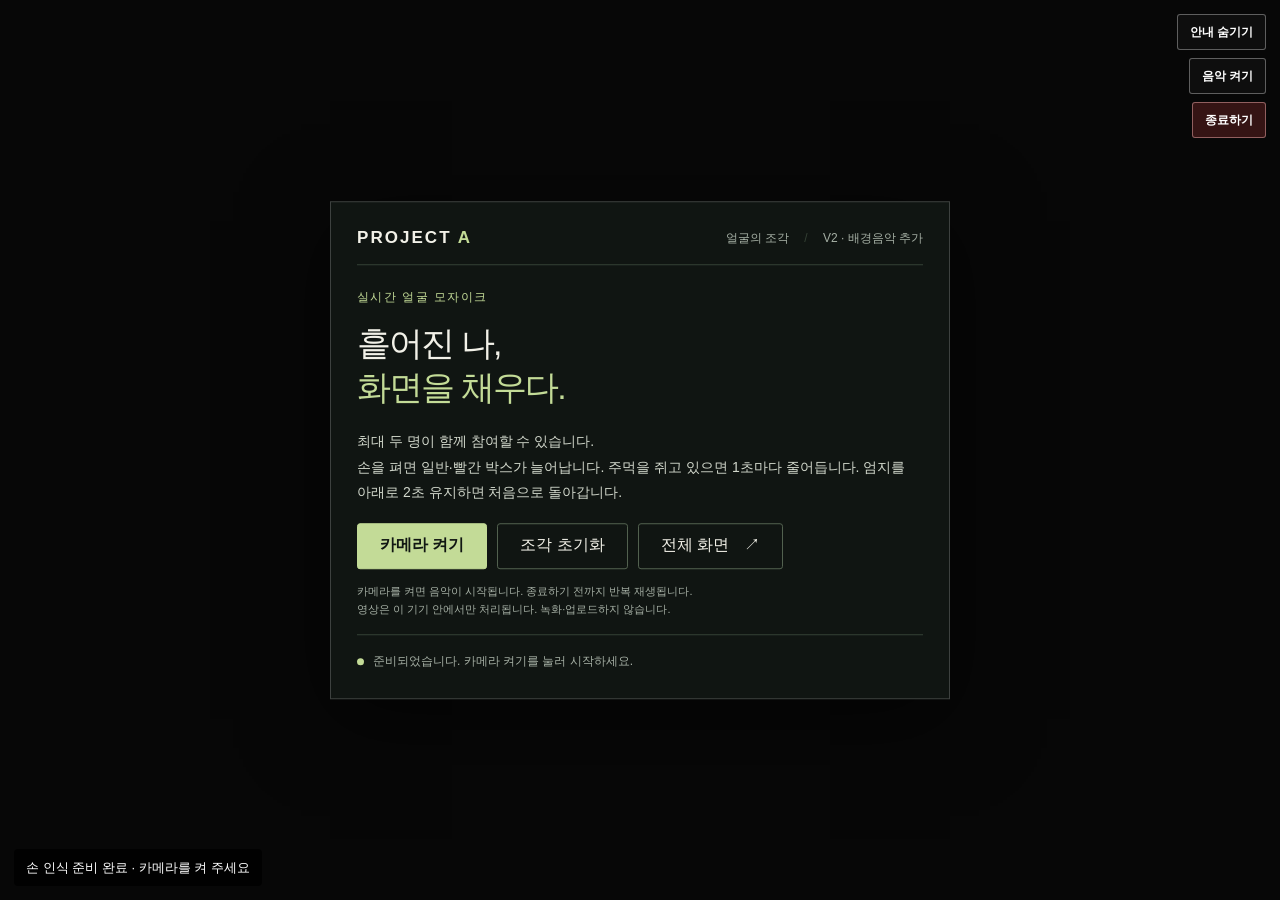
<file: [프로젝트A]/index.html>
<!doctype html>
<html lang="ko">
<head>
  <meta charset="utf-8">
  <meta name="viewport" content="width=device-width, initial-scale=1">
  <meta name="theme-color" content="#111713">
  <meta name="description" content="웹캠 속 내 얼굴을 네 개의 실시간 영상 조각으로 만나는 인터랙티브 작품">
  <title>프로젝트A · 얼굴의 조각</title>
  <link rel="icon" href="data:image/svg+xml,%3Csvg xmlns='http://www.w3.org/2000/svg' viewBox='0 0 64 64'%3E%3Crect width='64' height='64' rx='12' fill='%23111713'/%3E%3Cpath d='M14 14h16v16H14zm20 0h16v16H34zM14 34h16v16H14zm20 0h16v16H34z' fill='%23c3db97'/%3E%3C/svg%3E">
  <link rel="stylesheet" href="./style.css">
  <script defer src="./bootstrap.js"></script>
</head>
<body><audio id="background-music" src="./audio/mondamusic-no-copyright-music-597183.mp3" loop preload="metadata"></audio><button id="music-button" type="button" aria-pressed="false" title="배경음악을 켜거나 끕니다">음악 켜기</button>
  <button id="end-button" type="button">종료하기</button><p id="hand-status" role="status" aria-live="polite">손 인식 준비 중…</p><canvas id="mosaic" aria-label="눈·코·입의 실시간 흑백 모자이크"></canvas><button id="controls-toggle" type="button" aria-expanded="true" aria-controls="controls">안내 숨기기</button><main id="controls" class="page">
    <header class="topbar">
      <a class="wordmark" href="./" aria-label="프로젝트A 처음으로">PROJECT <span>A</span></a>
      <span class="edition">얼굴의 조각 <span class="divider">/</span> V2 · 배경음악 추가</span>
    </header>

    <section class="intro" aria-labelledby="title">
      <div>
        <p class="eyebrow">실시간 얼굴 모자이크</p>
        <h1 id="title">흩어진 나,<br><em>화면을 채우다.</em></h1>
      </div>
      <div class="instructions">
        <p>최대 두 명이 함께 참여할 수 있습니다.<br>손을 펴면 일반·빨간 박스가 늘어납니다. 주먹을 쥐고 있으면 1초마다 줄어듭니다. 엄지를 아래로 2초 유지하면 처음으로 돌아갑니다.</p>
        <div class="actions">
          <button id="camera-button" type="button" disabled>준비 중…</button>
          <button id="reset-fragments" class="secondary" type="button">조각 초기화</button><button id="fullscreen-button" class="secondary" type="button">전체 화면 <span aria-hidden="true">↗</span></button>
        </div>
        <p class="privacy">카메라를 켜면 음악이 시작됩니다. 종료하기 전까지 반복 재생됩니다.<br>영상은 이 기기 안에서만 처리됩니다. 녹화·업로드하지 않습니다.</p>
      </div>
    </section>

    <div class="statusbar">
      <p id="status" role="status" aria-live="polite" data-state="loading">얼굴 인식 준비 중입니다…</p>
      <a id="open-project-link" hidden href="https://myjjoo33-alt.github.io/jeong-eunju-gesture-ai-world/%5B%ED%94%84%EB%A1%9C%EC%A0%9D%ED%8A%B8A%5D/" style="color: #c3db97; font-size: 13px;">배포된 화면 열기 ↗</a><span class="step">01 <span>/</span> 흑백 조각과 붉은 강조</span>
    </div>

    <section class="workspace" aria-label="실시간 얼굴 영상과 네 개의 조각">
      <figure class="source-panel">
        <div class="panel-heading"><span>나의 얼굴</span><span class="live-label">CAMERA</span></div>
        <div class="source-stage">
          <video id="webcam" autoplay muted playsinline aria-label="좌우가 거울처럼 보이는 웹캠 영상"></video>
          <canvas id="overlay" width="640" height="480" aria-label="잘라내는 네 부위의 위치"></canvas>
          <div id="camera-placeholder" class="camera-placeholder">
            <svg viewBox="0 0 100 112" aria-hidden="true"><path d="M26 40c0-32 48-32 48 0v23c0 33-48 33-48 0zM13 11H2v18m85-18h11v18M13 101H2V83m85 18h11V83"/><path d="M35 46h8m14 0h8M50 52v14h5M41 77q9 7 18 0"/></svg>
            <p>여기에 당신의 얼굴이 나타납니다</p>
            <span>카메라 켜기를 눌러 시작하세요</span>
          </div>
        </div>
        <figcaption>거울처럼 움직이는 원본 영상 <span>최대 두 명을 인식합니다</span></figcaption>
      </figure>

      <div class="fragments" aria-label="분리된 얼굴 조각">
        <figure class="fragment" data-part="leftEye">
          <figcaption><span>왼쪽 눈</span><span class="number">01</span></figcaption>
          <div class="fragment-stage"><canvas id="left-eye" width="420" height="420" aria-label="내 왼쪽 눈의 실시간 영상"></canvas><span class="fragment-placeholder" aria-hidden="true">—</span></div>
        </figure>
        <figure class="fragment" data-part="rightEye">
          <figcaption><span>오른쪽 눈</span><span class="number">02</span></figcaption>
          <div class="fragment-stage"><canvas id="right-eye" width="420" height="420" aria-label="내 오른쪽 눈의 실시간 영상"></canvas><span class="fragment-placeholder" aria-hidden="true">—</span></div>
        </figure>
        <figure class="fragment" data-part="nose">
          <figcaption><span>코</span><span class="number">03</span></figcaption>
          <div class="fragment-stage"><canvas id="nose" width="420" height="420" aria-label="내 코의 실시간 영상"></canvas><span class="fragment-placeholder" aria-hidden="true">—</span></div>
        </figure>
        <figure class="fragment" data-part="mouth">
          <figcaption><span>입</span><span class="number">04</span></figcaption>
          <div class="fragment-stage"><canvas id="mouth" width="420" height="420" aria-label="내 입의 실시간 영상"></canvas><span class="fragment-placeholder" aria-hidden="true">—</span></div>
        </figure>
      </div>
    </section>
    <footer><span>움직임이 곧 작품이 됩니다.</span><span>PROJECT A · 얼굴의 조각</span></footer>
    <noscript>이 작품을 보려면 Chrome 설정에서 자바스크립트를 허용해 주세요.</noscript>
  </main>
</body>
</html>
</file>
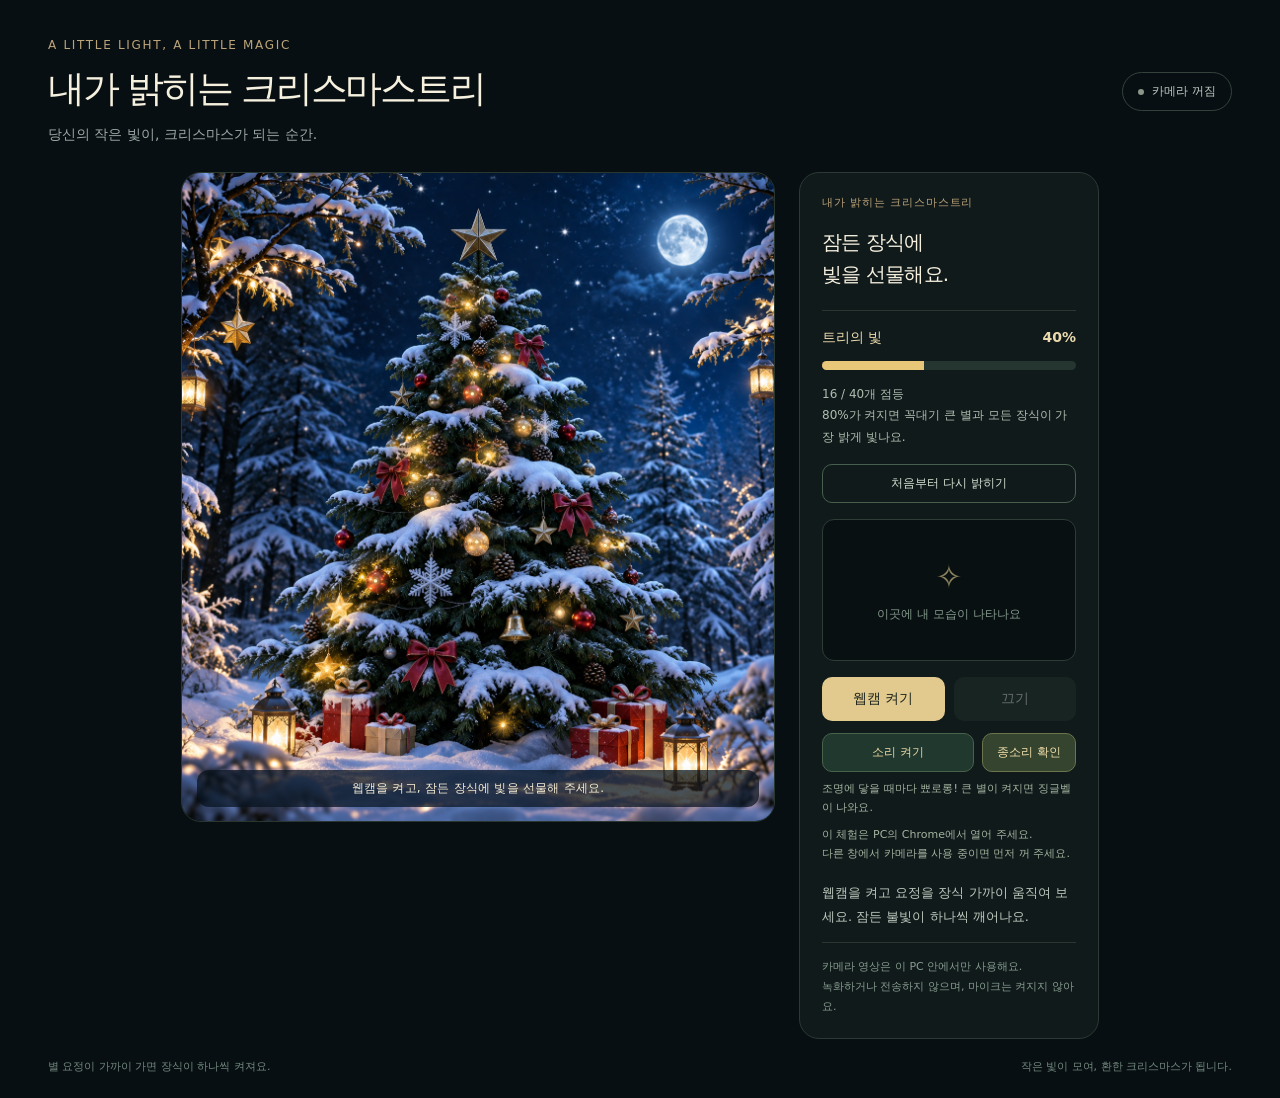
<file: 별요정_트리/index.html>
<!doctype html>
<html lang="ko">
<head>
<meta charset="utf-8">
<meta name="viewport" content="width=device-width,initial-scale=1">
<title>내가 밝히는 크리스마스트리</title>
<style>
*{box-sizing:border-box}body{margin:0;background:#080f12;color:#f6f0df;font-family:"Malgun Gothic",system-ui,sans-serif}main{max-width:1440px;margin:auto;padding:38px 48px 24px}.eyebrow{color:#bca47a;font-size:12px;letter-spacing:.14em}header{display:flex;align-items:center;justify-content:space-between;gap:20px;margin-bottom:28px}h1{font-size:clamp(25px,3vw,37px);font-weight:500;letter-spacing:-.06em;margin:12px 0}header p{color:#9da9a6;font-size:14px;margin:0}.badge{font-size:12px;color:#bdc8c0;border:1px solid #34423b;border-radius:30px;padding:10px 15px;white-space:nowrap}.badge::before{content:"";display:inline-block;width:6px;height:6px;background:#8a9688;border-radius:50%;margin-right:8px}.layout{display:grid;grid-template-columns:minmax(0,1fr) 300px;gap:24px}.scene{position:relative;min-height:560px;height:70vh;max-height:760px;overflow:hidden;border:1px solid #29372f;border-radius:20px;background:radial-gradient(ellipse at 50% 90%,#1a2c25 0,#0b1818 40%,#071014 80%)}.scene::after{content:"";position:absolute;bottom:9%;left:25%;width:50%;height:4%;background:#bfb38b;filter:blur(32px);opacity:.07}.tree{width:100%;height:92%;display:block}.scene-note{position:absolute;bottom:22px;left:15px;right:15px;text-align:center;font-size:13px;color:#899b91;letter-spacing:.02em}.camera-panel{padding:26px 22px;border:1px solid #2c3934;background:#101a1b;border-radius:20px;align-self:start}.step{font-size:11px;color:#bca47a;letter-spacing:.08em}h2{font-size:20px;font-weight:500;letter-spacing:-.04em;line-height:1.6;margin:16px 0}.camera-view{position:relative;aspect-ratio:4/3;overflow:hidden;background:#081012;border:1px solid #2e3c36;border-radius:12px;margin:20px 0}.placeholder{position:absolute;inset:0;display:grid;place-content:center;text-align:center;gap:10px;font-size:12px;color:#83998b}.placeholder span{font-size:32px;color:#8b815c}video{display:block;width:100%;height:100%;object-fit:cover;transform:scaleX(-1)}[hidden]{display:none!important}.buttons{display:flex;gap:9px}button{border:0;border-radius:10px;font:inherit;font-size:14px;cursor:pointer;padding:13px 16px;flex:1}#start{background:#e2ca8e;color:#1e251d}#stop{background:#24352e;color:#e2e7dd}button:disabled{opacity:.4;cursor:default}button:focus-visible{outline:2px solid #fff;outline-offset:4px}#status{font-size:13px;line-height:1.8;color:#bdc9be;min-height:68px;margin:18px 0 0}.privacy{padding-top:18px;border-top:1px solid #2b3832;color:#859b8e;font-size:11px;line-height:1.8;margin:18px 0 0}footer{color:#72887e;font-size:11px;margin-top:20px;display:flex;justify-content:space-between;gap:16px}@media(max-width:850px){main{padding:24px 20px}.layout{grid-template-columns:1fr}.scene{min-height:380px;height:55vh}.camera-panel{width:100%}.camera-view{max-width:360px}.badge{display:none}footer{flex-direction:column;gap:5px}}
.fairy{position:absolute;z-index:1;left:26%;top:45%;width:160px;aspect-ratio:180/190;transform:translate(-50%,-50%);pointer-events:none;filter:drop-shadow(0 0 17px #efca6655)}.fairy svg{display:block;width:100%;height:100%}.fairy-face{position:absolute;left:50%;top:49.5%;width:30%;height:33%;transform:translate(-50%,-50%);border-radius:50%;border:2px solid #fff1b4;background:#cfa861;object-fit:cover}.face-controls{margin:18px 0 0;padding-top:16px;border-top:1px solid #2b3832}.face-controls label{display:flex;justify-content:space-between;font-size:13px;color:#dccb9d}.face-controls input{width:100%;margin:16px 0 6px;accent-color:#e2ca8e}.face-controls p{font-size:12px;line-height:1.8;color:#9eafa3;margin:4px 0}input:focus-visible{outline:2px solid #fff;outline-offset:3px}@media(max-width:850px){.fairy{width:135px;left:23%}}
.layout{grid-template-columns:minmax(0,min(720px,66vh)) 300px;justify-content:center}.scene{align-self:start;aspect-ratio:1199/1312;height:auto;min-height:0;max-height:none;background:#071420}.scene::after{display:none}.scene-art{position:absolute;inset:0;width:100%;height:100%;display:block;pointer-events:none}.fairy{width:128px;z-index:3}.scene-note{z-index:2;bottom:14px;font-size:12px;color:#f5ecd5;background:#071420bb;padding:10px 12px;border-radius:12px;pointer-events:none}.scene-art circle[id^="reveal-"],#fullReveal,.lamp-glow,#topperGlow{transition:opacity .65s ease}.lit-image{transition:filter 1.8s ease}.complete .lit-image{filter:brightness(1.12) saturate(1.08)}.celebration{position:absolute;z-index:2;bottom:12%;left:6%;right:6%;text-align:center;padding:22px 16px;background:#0a1924d9;border:1px solid #e6c47788;border-radius:16px;color:#fff0ba;pointer-events:none;animation:celebrate-in 1.5s ease both}.celebration strong{display:block;font-size:clamp(20px,2vw,28px);font-weight:500}.celebration p{font-size:13px;line-height:1.8;margin:10px 0 0;color:#eee7d4}.lighting-panel{border-top:1px solid #2b3832;margin-top:20px;padding-top:18px}.lighting-label{display:flex;justify-content:space-between;font-size:14px;color:#ecdbad}.lighting-panel progress{width:100%;height:9px;margin:14px 0 8px;accent-color:#e8c779;border:0;border-radius:9px;overflow:hidden}.lighting-panel progress::-webkit-progress-bar{background:#24362f}.lighting-panel progress::-webkit-progress-value{background:#e8c779;transition:width .5s}.lighting-panel p{font-size:12px;line-height:1.8;color:#aebdaf;margin:5px 0 15px}.reset{width:100%;border:1px solid #47604d;color:#d4dfd1;background:transparent;padding:10px;font-size:12px}.camera-panel{padding:22px}.camera-view{margin:16px 0;aspect-ratio:16/9}#status{min-height:0}.privacy{margin-top:14px;padding-top:14px}@keyframes celebrate-in{from{opacity:0;transform:translateY(12px)}to{opacity:1;transform:translateY(0)}}@media(max-width:850px){.layout{grid-template-columns:1fr}.scene{width:100%;max-width:600px;margin:auto;min-height:0;height:auto;aspect-ratio:1199/1312}.fairy{width:110px}.camera-panel{max-width:600px;margin:auto}.celebration strong{font-size:22px}}@media(prefers-reduced-motion:reduce){.scene-art circle[id^="reveal-"],#fullReveal,.lamp-glow,#topperGlow,.lit-image{transition:none}.celebration{animation:none}}
.scene-base{position:absolute;inset:0;display:block;width:100%;height:100%;object-fit:contain;pointer-events:none}.background-error{position:absolute;inset:0;z-index:4;display:grid;place-content:center;text-align:center;padding:28px;color:#f4e4b9;background:#081622;font-size:16px;line-height:1.9}.background-error small{font-size:13px;color:#bbccc7}
.particles{position:absolute;inset:0;width:100%;height:100%;z-index:2;pointer-events:none}.fairy{width:clamp(92px,28%,170px);aspect-ratio:1;filter:drop-shadow(0 0 12px #ffb54f66)}.fairy-portrait{position:relative;width:100%;height:100%;animation:fairy-hover 2.6s ease-in-out infinite}.fairy-character{position:absolute;inset:0;display:block;width:100%;height:100%;z-index:2;pointer-events:none}.fairy-face{position:absolute;left:50%;top:31.6%;width:25%;height:25%;border:0;border-radius:0;transform:translate(-50%,-50%);background:transparent;z-index:1}.sound-toggle{width:100%;margin-top:12px;padding:10px;background:#21382e;color:#e8d5a2;border:1px solid #48634b;font-size:13px}.sound-hint{font-size:11px;color:#a3b39f;line-height:1.7;margin:8px 0 0}@keyframes fairy-hover{0%,100%{transform:translateY(-2px) rotate(-1deg)}50%{transform:translateY(2px) rotate(1deg)}}@media(max-width:850px){.fairy{width:clamp(92px,28%,150px)}}@media(prefers-reduced-motion:reduce){.fairy-portrait{animation:none}}

.fairy-rig{position:absolute;inset:0;width:100%;height:100%;overflow:visible;z-index:2;pointer-events:none}
.fairy-rig g{transform-box:view-box}.fairy-left-arm{transform-origin:34.3% 54.5%;animation:fairy-wave-left 2.3s ease-in-out infinite}.fairy-right-arm{transform-origin:65.7% 54.5%;animation:fairy-wave-right 2.3s ease-in-out infinite .35s}
.fairy-left-leg{transform-origin:45% 76%;animation:fairy-kick-left 2.8s ease-in-out infinite}.fairy-right-leg{transform-origin:54% 76%;animation:fairy-kick-right 2.8s ease-in-out infinite}
.fairy-left-wing{transform-origin:37% 47%;animation:fairy-flutter-left .42s ease-in-out infinite alternate}.fairy-right-wing{transform-origin:63% 47%;animation:fairy-flutter-right .42s ease-in-out infinite alternate}
.sound-buttons{display:flex;gap:8px;margin-top:12px}.sound-buttons button{margin:0;padding:10px 8px;font-size:12px}.sound-buttons .sound-preview{flex:0 0 94px;background:#34442e;color:#f2dfac;border:1px solid #6b744b}
@keyframes fairy-hover{0%,100%{transform:translateY(-3px) rotate(calc(var(--fairy-lean,0deg) - 1.5deg))}50%{transform:translateY(3px) rotate(calc(var(--fairy-lean,0deg) + 1.5deg))}}
@keyframes fairy-wave-left{0%,100%{transform:rotate(3deg)}50%{transform:rotate(15deg)}}
@keyframes fairy-wave-right{0%,100%{transform:rotate(-3deg)}50%{transform:rotate(-15deg)}}
@keyframes fairy-kick-left{0%,100%{transform:rotate(6deg)}50%{transform:rotate(-7deg)}}
@keyframes fairy-kick-right{0%,100%{transform:rotate(-7deg)}50%{transform:rotate(6deg)}}
@keyframes fairy-flutter-left{from{transform:scaleX(.8) rotate(-2deg)}to{transform:scaleX(1) rotate(2deg)}}
@keyframes fairy-flutter-right{from{transform:scaleX(.8) rotate(2deg)}to{transform:scaleX(1) rotate(-2deg)}}
@media(prefers-reduced-motion:reduce){.fairy-rig g{animation:none!important}}

.forest-wind{position:absolute;inset:0;width:100%;height:100%;z-index:1;pointer-events:none;opacity:0;visibility:hidden;transition:opacity 1.8s ease}
.complete .forest-wind{opacity:1;visibility:visible;filter:brightness(1.12) saturate(1.08)}
.forest-wind image{transform-box:view-box}.complete .forest-left{transform-origin:10% 100%;animation:forest-sway-left 8s ease-in-out infinite}.complete .forest-right{transform-origin:90% 100%;animation:forest-sway-right 9.5s ease-in-out infinite}
.star-shimmer{opacity:0;pointer-events:none;transition:opacity 1.8s ease}.complete .star-shimmer{opacity:1}
.star-core{transform-box:view-box;transform-origin:600px 130px;filter:drop-shadow(0 0 12px #ffd45f)}
.complete .star-core{animation:star-breathe 3.6s ease-in-out infinite}.complete #topperGlow{animation:star-warmth 3.6s ease-in-out infinite}
.star-sparkle{opacity:0;transform-box:view-box;transform-origin:var(--spark-x) var(--spark-y)}
.complete .star-sparkle{animation:star-sparkle 3.8s ease-in-out var(--spark-delay,0s) infinite}
.finale-snow{position:fixed;inset:0;width:100%;height:100%;z-index:5;pointer-events:none;opacity:0;transition:opacity 1.8s ease}
.winter-finale .finale-snow{opacity:1}
body::before{content:"";position:fixed;inset:0;z-index:4;pointer-events:none;opacity:0;background:radial-gradient(ellipse at 40% 25%,#ffcf681a,transparent 65%);transition:opacity 2s ease}
body.winter-finale::before{opacity:1}
.complete .celebration{animation:celebrate-in 1.5s ease both,celebrate-away 1s ease 6s forwards}
@keyframes forest-sway-left{0%,100%{transform:rotate(0deg)}30%{transform:rotate(.4deg)}72%{transform:rotate(-.3deg)}}
@keyframes forest-sway-right{0%,100%{transform:rotate(0deg)}35%{transform:rotate(-.35deg)}75%{transform:rotate(.28deg)}}
@keyframes star-breathe{0%,100%{opacity:.6;transform:scale(.99)}50%{opacity:1;transform:scale(1.035)}}
@keyframes star-warmth{0%,100%{opacity:.55}50%{opacity:1}}
@keyframes star-sparkle{0%,20%,85%,100%{opacity:0;transform:scale(.65)}45%,60%{opacity:.95;transform:scale(1.15)}}
@keyframes celebrate-away{to{opacity:0;transform:translateY(12px);visibility:hidden}}
@media(prefers-reduced-motion:reduce){.complete .forest-left,.complete .forest-right,.complete .star-core,.complete #topperGlow,.complete .star-sparkle,.complete .celebration{animation:none!important}.complete .star-sparkle{opacity:.6}.finale-snow{display:none}}
</style>
</head>
<body>
<main>
<header><div><div class="eyebrow">A LITTLE LIGHT, A LITTLE MAGIC</div><h1>내가 밝히는 크리스마스트리</h1><p>당신의 작은 빛이, 크리스마스가 되는 순간.</p></div><div class="badge" id="badge">카메라 꺼짐</div></header>
<div class="layout">
<section class="scene" id="scene" aria-label="불이 켜지기를 기다리는 커다란 크리스마스트리">
<img class="scene-base" id="sceneBase" src="./tree-unlit.png" alt="눈 내리는 숲속의 크리스마스트리" draggable="false">
<svg class="scene-art" id="sceneArt" viewBox="0 0 1199 1312" role="img" aria-label="눈 내리는 숲속 크리스마스트리. 꼭대기 별은 모든 불빛이 완성되면 켜집니다.">
<defs>
<radialGradient id="revealSoft"><stop offset="0" stop-color="white"/><stop offset=".52" stop-color="white" stop-opacity=".96"/><stop offset="1" stop-color="white" stop-opacity="0"/></radialGradient>
<radialGradient id="lampWarm"><stop stop-color="#ffe4a0" stop-opacity=".8"/><stop offset=".35" stop-color="#ffc35e" stop-opacity=".3"/><stop offset="1" stop-color="#ffb941" stop-opacity="0"/></radialGradient>
<radialGradient id="starWarm"><stop stop-color="#fff8d1" stop-opacity=".65"/><stop offset=".4" stop-color="#ffd16b" stop-opacity=".25"/><stop offset="1" stop-color="#ffc55e" stop-opacity="0"/></radialGradient>
<mask id="litMask" maskUnits="userSpaceOnUse" x="0" y="0" width="1199" height="1312" style="mask-type:luminance">
<rect width="1199" height="1312" fill="black"/>
<circle id="reveal-0" cx="579" cy="266" r="66" fill="url(#revealSoft)" style="opacity:1"/>
<circle id="reveal-1" cx="530" cy="286" r="66" fill="url(#revealSoft)" style="opacity:0"/>
<circle id="reveal-2" cx="620" cy="290" r="66" fill="url(#revealSoft)" style="opacity:0"/>
<circle id="reveal-3" cx="654" cy="375" r="66" fill="url(#revealSoft)" style="opacity:1"/>
<circle id="reveal-4" cx="528" cy="393" r="66" fill="url(#revealSoft)" style="opacity:0"/>
<circle id="reveal-5" cx="594" cy="408" r="66" fill="url(#revealSoft)" style="opacity:1"/>
<circle id="reveal-6" cx="444" cy="453" r="66" fill="url(#revealSoft)" style="opacity:0"/>
<circle id="reveal-7" cx="512" cy="460" r="66" fill="url(#revealSoft)" style="opacity:0"/>
<circle id="reveal-8" cx="588" cy="447" r="66" fill="url(#revealSoft)" style="opacity:1"/>
<circle id="reveal-9" cx="650" cy="444" r="66" fill="url(#revealSoft)" style="opacity:0"/>
<circle id="reveal-10" cx="484" cy="418" r="66" fill="url(#revealSoft)" style="opacity:0"/>
<circle id="reveal-11" cx="692" cy="515" r="66" fill="url(#revealSoft)" style="opacity:1"/>
<circle id="reveal-12" cx="741" cy="520" r="66" fill="url(#revealSoft)" style="opacity:0"/>
<circle id="reveal-13" cx="425" cy="545" r="66" fill="url(#revealSoft)" style="opacity:0"/>
<circle id="reveal-14" cx="477" cy="561" r="66" fill="url(#revealSoft)" style="opacity:1"/>
<circle id="reveal-15" cx="571" cy="582" r="66" fill="url(#revealSoft)" style="opacity:0"/>
<circle id="reveal-16" cx="620" cy="570" r="66" fill="url(#revealSoft)" style="opacity:1"/>
<circle id="reveal-17" cx="795" cy="578" r="66" fill="url(#revealSoft)" style="opacity:0"/>
<circle id="reveal-18" cx="825" cy="603" r="66" fill="url(#revealSoft)" style="opacity:0"/>
<circle id="reveal-19" cx="469" cy="613" r="66" fill="url(#revealSoft)" style="opacity:1"/>
<circle id="reveal-20" cx="400" cy="696" r="66" fill="url(#revealSoft)" style="opacity:0"/>
<circle id="reveal-21" cx="442" cy="678" r="66" fill="url(#revealSoft)" style="opacity:0"/>
<circle id="reveal-22" cx="507" cy="659" r="66" fill="url(#revealSoft)" style="opacity:1"/>
<circle id="reveal-23" cx="354" cy="712" r="66" fill="url(#revealSoft)" style="opacity:0"/>
<circle id="reveal-24" cx="328" cy="740" r="66" fill="url(#revealSoft)" style="opacity:0"/>
<circle id="reveal-25" cx="597" cy="747" r="66" fill="url(#revealSoft)" style="opacity:1"/>
<circle id="reveal-26" cx="737" cy="730" r="66" fill="url(#revealSoft)" style="opacity:0"/>
<circle id="reveal-27" cx="857" cy="754" r="66" fill="url(#revealSoft)" style="opacity:1"/>
<circle id="reveal-28" cx="892" cy="751" r="66" fill="url(#revealSoft)" style="opacity:0"/>
<circle id="reveal-29" cx="364" cy="815" r="66" fill="url(#revealSoft)" style="opacity:0"/>
<circle id="reveal-30" cx="392" cy="826" r="66" fill="url(#revealSoft)" style="opacity:1"/>
<circle id="reveal-31" cx="507" cy="824" r="66" fill="url(#revealSoft)" style="opacity:0"/>
<circle id="reveal-32" cx="573" cy="888" r="66" fill="url(#revealSoft)" style="opacity:0"/>
<circle id="reveal-33" cx="765" cy="889" r="66" fill="url(#revealSoft)" style="opacity:1"/>
<circle id="reveal-34" cx="814" cy="903" r="66" fill="url(#revealSoft)" style="opacity:0"/>
<circle id="reveal-35" cx="319" cy="880" r="66" fill="url(#revealSoft)" style="opacity:1"/>
<circle id="reveal-36" cx="914" cy="908" r="66" fill="url(#revealSoft)" style="opacity:0"/>
<circle id="reveal-37" cx="293" cy="1007" r="66" fill="url(#revealSoft)" style="opacity:1"/>
<circle id="reveal-38" cx="478" cy="1074" r="66" fill="url(#revealSoft)" style="opacity:0"/>
<circle id="reveal-39" cx="650" cy="1119" r="66" fill="url(#revealSoft)" style="opacity:1"/>
<rect id="fullReveal" width="1199" height="1312" fill="white" style="opacity:0"/>
</mask>
</defs>

<image id="litPhoto" class="lit-image" href="./눈 내리는 숲속의 빛나는 크리스마스트리 (1).png" width="1199" height="1312" mask="url(#litMask)"/>
<g id="lampGlows" aria-hidden="true">
<g id="glow-0" class="lamp-glow" style="opacity:1"><circle cx="579" cy="266" r="29" fill="url(#lampWarm)"/><circle cx="579" cy="266" r="3.3" fill="#fff5cc"/></g>
<g id="glow-1" class="lamp-glow" style="opacity:0"><circle cx="530" cy="286" r="29" fill="url(#lampWarm)"/><circle cx="530" cy="286" r="3.3" fill="#fff5cc"/></g>
<g id="glow-2" class="lamp-glow" style="opacity:0"><circle cx="620" cy="290" r="29" fill="url(#lampWarm)"/><circle cx="620" cy="290" r="3.3" fill="#fff5cc"/></g>
<g id="glow-3" class="lamp-glow" style="opacity:1"><circle cx="654" cy="375" r="29" fill="url(#lampWarm)"/><circle cx="654" cy="375" r="3.3" fill="#fff5cc"/></g>
<g id="glow-4" class="lamp-glow" style="opacity:0"><circle cx="528" cy="393" r="29" fill="url(#lampWarm)"/><circle cx="528" cy="393" r="3.3" fill="#fff5cc"/></g>
<g id="glow-5" class="lamp-glow" style="opacity:1"><circle cx="594" cy="408" r="29" fill="url(#lampWarm)"/><circle cx="594" cy="408" r="3.3" fill="#fff5cc"/></g>
<g id="glow-6" class="lamp-glow" style="opacity:0"><circle cx="444" cy="453" r="29" fill="url(#lampWarm)"/><circle cx="444" cy="453" r="3.3" fill="#fff5cc"/></g>
<g id="glow-7" class="lamp-glow" style="opacity:0"><circle cx="512" cy="460" r="29" fill="url(#lampWarm)"/><circle cx="512" cy="460" r="3.3" fill="#fff5cc"/></g>
<g id="glow-8" class="lamp-glow" style="opacity:1"><circle cx="588" cy="447" r="29" fill="url(#lampWarm)"/><circle cx="588" cy="447" r="3.3" fill="#fff5cc"/></g>
<g id="glow-9" class="lamp-glow" style="opacity:0"><circle cx="650" cy="444" r="29" fill="url(#lampWarm)"/><circle cx="650" cy="444" r="3.3" fill="#fff5cc"/></g>
<g id="glow-10" class="lamp-glow" style="opacity:0"><circle cx="484" cy="418" r="29" fill="url(#lampWarm)"/><circle cx="484" cy="418" r="3.3" fill="#fff5cc"/></g>
<g id="glow-11" class="lamp-glow" style="opacity:1"><circle cx="692" cy="515" r="29" fill="url(#lampWarm)"/><circle cx="692" cy="515" r="3.3" fill="#fff5cc"/></g>
<g id="glow-12" class="lamp-glow" style="opacity:0"><circle cx="741" cy="520" r="29" fill="url(#lampWarm)"/><circle cx="741" cy="520" r="3.3" fill="#fff5cc"/></g>
<g id="glow-13" class="lamp-glow" style="opacity:0"><circle cx="425" cy="545" r="29" fill="url(#lampWarm)"/><circle cx="425" cy="545" r="3.3" fill="#fff5cc"/></g>
<g id="glow-14" class="lamp-glow" style="opacity:1"><circle cx="477" cy="561" r="29" fill="url(#lampWarm)"/><circle cx="477" cy="561" r="3.3" fill="#fff5cc"/></g>
<g id="glow-15" class="lamp-glow" style="opacity:0"><circle cx="571" cy="582" r="29" fill="url(#lampWarm)"/><circle cx="571" cy="582" r="3.3" fill="#fff5cc"/></g>
<g id="glow-16" class="lamp-glow" style="opacity:1"><circle cx="620" cy="570" r="29" fill="url(#lampWarm)"/><circle cx="620" cy="570" r="3.3" fill="#fff5cc"/></g>
<g id="glow-17" class="lamp-glow" style="opacity:0"><circle cx="795" cy="578" r="29" fill="url(#lampWarm)"/><circle cx="795" cy="578" r="3.3" fill="#fff5cc"/></g>
<g id="glow-18" class="lamp-glow" style="opacity:0"><circle cx="825" cy="603" r="29" fill="url(#lampWarm)"/><circle cx="825" cy="603" r="3.3" fill="#fff5cc"/></g>
<g id="glow-19" class="lamp-glow" style="opacity:1"><circle cx="469" cy="613" r="29" fill="url(#lampWarm)"/><circle cx="469" cy="613" r="3.3" fill="#fff5cc"/></g>
<g id="glow-20" class="lamp-glow" style="opacity:0"><circle cx="400" cy="696" r="29" fill="url(#lampWarm)"/><circle cx="400" cy="696" r="3.3" fill="#fff5cc"/></g>
<g id="glow-21" class="lamp-glow" style="opacity:0"><circle cx="442" cy="678" r="29" fill="url(#lampWarm)"/><circle cx="442" cy="678" r="3.3" fill="#fff5cc"/></g>
<g id="glow-22" class="lamp-glow" style="opacity:1"><circle cx="507" cy="659" r="29" fill="url(#lampWarm)"/><circle cx="507" cy="659" r="3.3" fill="#fff5cc"/></g>
<g id="glow-23" class="lamp-glow" style="opacity:0"><circle cx="354" cy="712" r="29" fill="url(#lampWarm)"/><circle cx="354" cy="712" r="3.3" fill="#fff5cc"/></g>
<g id="glow-24" class="lamp-glow" style="opacity:0"><circle cx="328" cy="740" r="29" fill="url(#lampWarm)"/><circle cx="328" cy="740" r="3.3" fill="#fff5cc"/></g>
<g id="glow-25" class="lamp-glow" style="opacity:1"><circle cx="597" cy="747" r="29" fill="url(#lampWarm)"/><circle cx="597" cy="747" r="3.3" fill="#fff5cc"/></g>
<g id="glow-26" class="lamp-glow" style="opacity:0"><circle cx="737" cy="730" r="29" fill="url(#lampWarm)"/><circle cx="737" cy="730" r="3.3" fill="#fff5cc"/></g>
<g id="glow-27" class="lamp-glow" style="opacity:1"><circle cx="857" cy="754" r="29" fill="url(#lampWarm)"/><circle cx="857" cy="754" r="3.3" fill="#fff5cc"/></g>
<g id="glow-28" class="lamp-glow" style="opacity:0"><circle cx="892" cy="751" r="29" fill="url(#lampWarm)"/><circle cx="892" cy="751" r="3.3" fill="#fff5cc"/></g>
<g id="glow-29" class="lamp-glow" style="opacity:0"><circle cx="364" cy="815" r="29" fill="url(#lampWarm)"/><circle cx="364" cy="815" r="3.3" fill="#fff5cc"/></g>
<g id="glow-30" class="lamp-glow" style="opacity:1"><circle cx="392" cy="826" r="29" fill="url(#lampWarm)"/><circle cx="392" cy="826" r="3.3" fill="#fff5cc"/></g>
<g id="glow-31" class="lamp-glow" style="opacity:0"><circle cx="507" cy="824" r="29" fill="url(#lampWarm)"/><circle cx="507" cy="824" r="3.3" fill="#fff5cc"/></g>
<g id="glow-32" class="lamp-glow" style="opacity:0"><circle cx="573" cy="888" r="29" fill="url(#lampWarm)"/><circle cx="573" cy="888" r="3.3" fill="#fff5cc"/></g>
<g id="glow-33" class="lamp-glow" style="opacity:1"><circle cx="765" cy="889" r="29" fill="url(#lampWarm)"/><circle cx="765" cy="889" r="3.3" fill="#fff5cc"/></g>
<g id="glow-34" class="lamp-glow" style="opacity:0"><circle cx="814" cy="903" r="29" fill="url(#lampWarm)"/><circle cx="814" cy="903" r="3.3" fill="#fff5cc"/></g>
<g id="glow-35" class="lamp-glow" style="opacity:1"><circle cx="319" cy="880" r="29" fill="url(#lampWarm)"/><circle cx="319" cy="880" r="3.3" fill="#fff5cc"/></g>
<g id="glow-36" class="lamp-glow" style="opacity:0"><circle cx="914" cy="908" r="29" fill="url(#lampWarm)"/><circle cx="914" cy="908" r="3.3" fill="#fff5cc"/></g>
<g id="glow-37" class="lamp-glow" style="opacity:1"><circle cx="293" cy="1007" r="29" fill="url(#lampWarm)"/><circle cx="293" cy="1007" r="3.3" fill="#fff5cc"/></g>
<g id="glow-38" class="lamp-glow" style="opacity:0"><circle cx="478" cy="1074" r="29" fill="url(#lampWarm)"/><circle cx="478" cy="1074" r="3.3" fill="#fff5cc"/></g>
<g id="glow-39" class="lamp-glow" style="opacity:1"><circle cx="650" cy="1119" r="29" fill="url(#lampWarm)"/><circle cx="650" cy="1119" r="3.3" fill="#fff5cc"/></g>
</g>
<circle id="topperGlow" cx="600" cy="130" r="135" fill="url(#starWarm)" style="opacity:0"/>
<g class="star-shimmer" aria-hidden="true">
<polygon class="star-core" points="600.0,68.0 615.9,108.2 659.0,110.8 625.7,138.3 636.4,180.2 600.0,157.0 563.6,180.2 574.3,138.3 541.0,110.8 584.1,108.2" fill="#ffd651" fill-opacity=".48" stroke="#fff1a3" stroke-width="2"/>
<g class="star-sparkle" style="--spark-x:517px;--spark-y:103px;--spark-delay:0s"><path d="M517 90Q519 101 530 103Q519 105 517 116Q515 105 504 103Q515 101 517 90Z" fill="#fff6cc"/></g>
<g class="star-sparkle" style="--spark-x:670px;--spark-y:72px;--spark-delay:0.9s"><path d="M670 59Q672 70 683 72Q672 74 670 85Q668 74 657 72Q668 70 670 59Z" fill="#fff6cc"/></g>
<g class="star-sparkle" style="--spark-x:688px;--spark-y:180px;--spark-delay:1.8s"><path d="M688 167Q690 178 701 180Q690 182 688 193Q686 182 675 180Q686 178 688 167Z" fill="#fff6cc"/></g>
<g class="star-sparkle" style="--spark-x:552px;--spark-y:201px;--spark-delay:2.7s"><path d="M552 188Q554 199 565 201Q554 203 552 214Q550 203 539 201Q550 199 552 188Z" fill="#fff6cc"/></g>
</g>
</svg>
<svg class="forest-wind" viewBox="0 0 1199 1312" aria-hidden="true">
<defs>
<linearGradient id="forestLeftFade"><stop offset="0" stop-color="white"/><stop offset=".18" stop-color="white"/><stop offset=".31" stop-color="black"/></linearGradient>
<linearGradient id="forestRightFade"><stop offset=".69" stop-color="black"/><stop offset=".82" stop-color="white"/><stop offset="1" stop-color="white"/></linearGradient>
<mask id="forestLeftMask" maskUnits="userSpaceOnUse" x="0" y="0" width="1199" height="1312" style="mask-type:luminance"><rect width="1199" height="1312" fill="url(#forestLeftFade)"/></mask>
<mask id="forestRightMask" maskUnits="userSpaceOnUse" x="0" y="0" width="1199" height="1312" style="mask-type:luminance"><rect width="1199" height="1312" fill="url(#forestRightFade)"/></mask>
</defs>
<g mask="url(#forestLeftMask)"><image class="forest-left" href="./눈 내리는 숲속의 빛나는 크리스마스트리 (1).png" width="1199" height="1312"/></g>
<g mask="url(#forestRightMask)"><image class="forest-right" href="./눈 내리는 숲속의 빛나는 크리스마스트리 (1).png" width="1199" height="1312"/></g>
</svg>
<div class="background-error" id="backgroundError" hidden role="alert">트리나 요정을 불러오지 못했어요.<small>이 폴더의 실행.cmd로 다시 열어 주세요.</small></div>
<canvas id="particles" class="particles" aria-hidden="true"></canvas>
<div class="fairy" id="fairy" hidden role="img" aria-label="내 실제 얼굴이 들어간 크리스마스 요정">
<div class="fairy-portrait">
<canvas class="fairy-face" id="fairyFace" width="256" height="256" aria-hidden="true"></canvas>
<img id="fairyCharacter" src="./fairy-cursor.png" alt="" hidden>
<svg class="fairy-rig" viewBox="0 0 1254 1254" aria-hidden="true">
<defs>
<image id="fairySource" href="./fairy-cursor.png" width="1254" height="1254"/>
<clipPath id="fairy-left-arm"><path d="M402 654 L447 678 L402 732 L388 771 L348 787 L306 777 L280 755 L289 736 L348 730 L365 684 Z"/></clipPath>
<clipPath id="fairy-right-arm"><path d="M852 654 L807 678 L852 732 L866 771 L906 787 L948 777 L974 755 L965 736 L906 730 L889 684 Z"/></clipPath>
<clipPath id="fairy-left-leg"><path d="M505 941 L622 941 L620 1219 Q569 1250 539 1200 L518 1090 Z"/></clipPath>
<clipPath id="fairy-right-leg"><path d="M622 941 L745 941 L735 1090 L711 1200 Q685 1250 624 1219 Z"/></clipPath>
<clipPath id="fairy-left-wing"><path d="M117 350 Q221 322 361 400 Q326 507 441 592 Q276 643 175 555 Q117 466 117 350 Z M214 633 Q302 594 419 625 L390 681 L349 739 Q286 782 207 773 Q191 727 214 633 Z"/></clipPath>
<clipPath id="fairy-right-wing"><path d="M1137 350 Q1033 322 893 400 Q928 507 813 592 Q978 643 1079 555 Q1137 466 1137 350 Z M1040 633 Q952 594 835 625 L864 681 L905 739 Q968 782 1047 773 Q1063 727 1040 633 Z"/></clipPath>
<mask id="fairy-body-mask" maskUnits="userSpaceOnUse" x="0" y="0" width="1254" height="1254" style="mask-type:luminance">
<rect width="1254" height="1254" fill="white"/>
<path d="M402 654 L447 678 L402 732 L388 771 L348 787 L306 777 L280 755 L289 736 L348 730 L365 684 Z" fill="black"/>
<path d="M852 654 L807 678 L852 732 L866 771 L906 787 L948 777 L974 755 L965 736 L906 730 L889 684 Z" fill="black"/>
<path d="M505 970 L622 970 L620 1219 Q569 1250 539 1200 L518 1090 Z" fill="black"/>
<path d="M622 970 L745 970 L735 1090 L711 1200 Q685 1250 624 1219 Z" fill="black"/>
<path d="M117 350 Q221 322 361 400 Q326 507 441 592 Q276 643 175 555 Q117 466 117 350 Z M214 633 Q302 594 419 625 L390 681 L349 739 Q286 782 207 773 Q191 727 214 633 Z" fill="black"/>
<path d="M1137 350 Q1033 322 893 400 Q928 507 813 592 Q978 643 1079 555 Q1137 466 1137 350 Z M1040 633 Q952 594 835 625 L864 681 L905 739 Q968 782 1047 773 Q1063 727 1040 633 Z" fill="black"/>
</mask>
</defs>
<g class="fairy-left-wing"><use href="#fairySource" clip-path="url(#fairy-left-wing)"/></g>
<g class="fairy-right-wing"><use href="#fairySource" clip-path="url(#fairy-right-wing)"/></g>
<g class="fairy-left-leg"><use href="#fairySource" clip-path="url(#fairy-left-leg)"/></g>
<g class="fairy-right-leg"><use href="#fairySource" clip-path="url(#fairy-right-leg)"/></g>
<use href="#fairySource" mask="url(#fairy-body-mask)"/>
<g class="fairy-left-arm"><use href="#fairySource" clip-path="url(#fairy-left-arm)"/></g>
<g class="fairy-right-arm"><use href="#fairySource" clip-path="url(#fairy-right-arm)"/></g>
</svg>
</div>
</div>
<div class="celebration" id="celebration" hidden role="status"><strong>당신이 크리스마스를 밝혔어요!</strong><p>작은 빛들이 모여, 환한 트리가 완성됐어요.<br>메리 크리스마스!</p></div>
<div class="scene-note" id="sceneNote">웹캠을 켜고, 잠든 장식에 빛을 선물해 주세요.</div>
</section>
<aside class="camera-panel"><div class="step">내가 밝히는 크리스마스트리</div><h2>잠든 장식에<br>빛을 선물해요.</h2>
<section class="lighting-panel" aria-label="트리 점등 현황">
<div class="lighting-label"><span>트리의 빛</span><strong id="lightPercent">40%</strong></div>
<progress id="lightProgress" max="40" value="16" aria-label="켜진 트리 장식"></progress>
<p><span id="lightCount">16 / 40개 점등</span><br>80%가 켜지면 꼭대기 큰 별과 모든 장식이 가장 밝게 빛나요.</p>
<button class="reset" id="resetLights" type="button">처음부터 다시 밝히기</button>
</section>
<div class="camera-view"><div class="placeholder" id="placeholder"><span aria-hidden="true">✧</span>이곳에 내 모습이 나타나요</div><video id="camera" autoplay muted playsinline hidden aria-label="내 웹캠 영상"></video></div>
<div class="buttons"><button id="start" type="button">웹캠 켜기</button><button id="stop" type="button" disabled>끄기</button></div>
<div class="sound-buttons"><button class="sound-toggle" id="soundToggle" type="button" aria-pressed="false">소리 켜기</button><button class="sound-preview" id="soundPreview" type="button">종소리 확인</button></div>
<p class="sound-hint" id="soundHint" role="status">조명에 닿을 때마다 뾰로롱! 큰 별이 켜지면 징글벨이 나와요.</p>
<p class="sound-hint">이 체험은 PC의 Chrome에서 열어 주세요.<br>다른 창에서 카메라를 사용 중이면 먼저 꺼 주세요.</p>
<div class="face-controls" id="faceControls" hidden>
<label for="faceZoom">얼굴 확대 <output id="zoomValue" for="faceZoom">1.6배</output></label>
<input id="faceZoom" type="range" min="1" max="3" step="0.1" value="1.6">
<p id="faceTracking" role="status">웹캠을 켜면 얼굴을 자동으로 맞춰요.</p><p>얼굴 확대는 슬라이더로 조절해요.<br>자동 맞춤 준비에는 인터넷이 필요해요.</p>
</div>
<p id="status" role="status" aria-live="polite">웹캠을 켜고 요정을 장식 가까이 움직여 보세요. 잠든 불빛이 하나씩 깨어나요.</p>

<p class="privacy">카메라 영상은 이 PC 안에서만 사용해요.<br>녹화하거나 전송하지 않으며, 마이크는 켜지지 않아요.</p>
</aside>
</div>
<footer><span>별 요정이 가까이 가면 장식이 하나씩 켜져요.</span><span>작은 빛이 모여, 환한 크리스마스가 됩니다.</span></footer>
</main>
<canvas class="finale-snow" id="finaleSnow" aria-hidden="true"></canvas>
<script>
'use strict';
const video=document.getElementById('camera'),start=document.getElementById('start'),stop=document.getElementById('stop'),status=document.getElementById('status'),placeholder=document.getElementById('placeholder'),badge=document.getElementById('badge');
const fairy=document.getElementById('fairy'),face=document.getElementById('fairyFace'),faceContext=face.getContext('2d'),faceControls=document.getElementById('faceControls'),faceZoom=document.getElementById('faceZoom'),zoomValue=document.getElementById('zoomValue'),sceneNote=document.getElementById('sceneNote');
const scene=document.getElementById('scene'),reducedMotion=matchMedia('(prefers-reduced-motion: reduce)').matches;
const sceneBase=document.getElementById('sceneBase'),litPhoto=document.getElementById('litPhoto'),backgroundError=document.getElementById('backgroundError');
let backgroundsReady=false;
start.disabled=true;
status.textContent='트리와 요정을 불러오고 있어요…';
function backgroundFailed(){
 backgroundsReady=false;turnOff('트리나 요정 그림을 불러오지 못했어요. 이 폴더의 실행.cmd로 다시 열어 주세요.');
 start.disabled=true;backgroundError.hidden=false;litPhoto.style.visibility='hidden';
}
sceneBase.addEventListener('error',backgroundFailed);
litPhoto.addEventListener('error',backgroundFailed);
const fairyCharacter=document.getElementById('fairyCharacter');
fairyCharacter.addEventListener('error',backgroundFailed);
const litCheck=new Image();
litCheck.src='./눈 내리는 숲속의 빛나는 크리스마스트리 (1).png';
Promise.all([sceneBase.decode(),litCheck.decode(),fairyCharacter.decode()]).then(()=>{
 backgroundsReady=true;backgroundError.hidden=true;start.disabled=false;
 status.textContent='웹캠을 켜고 요정을 장식 가까이 움직여 보세요. 잠든 불빛이 하나씩 깨어나요.';
}).catch(backgroundFailed);

let stream=null,requestId=0,faceFrame=0;
let fairyX=0,fairyY=0,targetX=0,targetY=0,lastMoveTime=null;
let pointerX=0,pointerY=0,boostUntil=0,particleLastTime=null,particleRemainder=0,emitterX=null,emitterY=null;
const PARTICLES_PER_SECOND=220,PARTICLE_BOOST_MS=900;
const particleCanvas=document.getElementById('particles'),particleContext=particleCanvas.getContext('2d'),particles=[];
const sparkTexture=document.createElement('canvas');sparkTexture.width=sparkTexture.height=48;
const sparkContext=sparkTexture.getContext('2d'),sparkGradient=sparkContext.createRadialGradient(24,24,0,24,24,24);
sparkGradient.addColorStop(0,'#fff0a8');sparkGradient.addColorStop(.2,'#ffbd55');sparkGradient.addColorStop(.48,'#ff742fcc');sparkGradient.addColorStop(1,'#ff651000');sparkContext.fillStyle=sparkGradient;sparkContext.fillRect(0,0,48,48);
function particleRate(now){return stream&&pointerInside?PARTICLES_PER_SECOND*(now<boostUntil?2:1):0;}
function clearParticles(){
 particles.length=0;boostUntil=0;particleLastTime=null;particleRemainder=0;emitterX=emitterY=null;
 particleContext.clearRect(0,0,particleCanvas.width,particleCanvas.height);
}
function paintParticles(now){
 const width=scene.clientWidth,height=scene.clientHeight,dpr=Math.min(devicePixelRatio||1,2);
 if(particleCanvas.width!==Math.round(width*dpr)||particleCanvas.height!==Math.round(height*dpr)){
  particleCanvas.width=Math.round(width*dpr);particleCanvas.height=Math.round(height*dpr);particleContext.setTransform(dpr,0,0,dpr,0,0);particles.length=0;
 }
 const elapsed=particleLastTime===null?0:Math.max(0,Math.min((now-particleLastTime)/1000,.05));particleLastTime=now;
 particleRemainder+=particleRate(now)*elapsed;const amount=Math.floor(particleRemainder);particleRemainder-=amount;
 const fromX=emitterX===null?pointerX:emitterX,fromY=emitterY===null?pointerY:emitterY;
 for(let i=0;i<amount&&particles.length<850;i++){
  const fraction=(i+1)/amount,life=.65+Math.random()*.75;
  particles.push({x:fromX+(pointerX-fromX)*fraction+(Math.random()-.5)*14,y:fromY+(pointerY-fromY)*fraction+(Math.random()-.5)*14,vx:(Math.random()-.5)*90,vy:15+Math.random()*55,life,maxLife:life,size:4+Math.random()*7,star:Math.random()<.2});
 }
 emitterX=pointerInside?pointerX:null;emitterY=pointerInside?pointerY:null;
 particleContext.clearRect(0,0,width,height);particleContext.globalCompositeOperation='lighter';
 for(let i=particles.length-1;i>=0;i--){
  const p=particles[i];p.life-=elapsed;if(p.life<=0){particles.splice(i,1);continue;}
  p.x+=p.vx*elapsed;p.y+=p.vy*elapsed;p.vy+=12*elapsed;
  const fade=Math.min(1,p.life/.28)*Math.min(1,(p.maxLife-p.life)/.06);particleContext.globalAlpha=fade*.9;
  const size=p.size*(.55+.45*p.life/p.maxLife);particleContext.drawImage(sparkTexture,p.x-size,p.y-size,size*2,size*2);
  if(p.star){particleContext.fillStyle='#ffc16d';particleContext.fillRect(p.x-.65,p.y-size*.6,1.3,size*1.2);particleContext.fillRect(p.x-size*.6,p.y-.65,size*1.2,1.3);}
 }
 particleContext.globalAlpha=1;particleContext.globalCompositeOperation='source-over';
}
const soundToggle=document.getElementById('soundToggle'),soundPreview=document.getElementById('soundPreview'),soundHint=document.getElementById('soundHint');
let soundEnabled=true,audioContext=null,audioMaster=null,carolStarted=false,soundRun=0;
const audioVoices=new Set();
function updateSoundState(){
 const ready=soundEnabled&&audioContext?.state==='running';
 soundToggle.setAttribute('aria-pressed',String(ready));
 soundToggle.textContent=ready?'소리 켜짐 · 누르면 끄기':soundEnabled?'소리 켜기':'소리 꺼짐 · 누르면 켜기';
}
async function unlockAudio(){
 if(!soundEnabled)return false;
 try{
  const Audio=window.AudioContext||window.webkitAudioContext;
  if(!Audio)throw new Error('이 브라우저에서는 소리를 지원하지 않아요.');
  if(!audioContext){
   audioContext=new Audio();
   audioMaster=audioContext.createGain();audioMaster.gain.value=.8;
   const limiter=audioContext.createDynamicsCompressor();limiter.threshold.value=-16;limiter.knee.value=18;limiter.ratio.value=4;limiter.attack.value=.003;limiter.release.value=.25;
   audioMaster.connect(limiter);limiter.connect(audioContext.destination);
   audioContext.addEventListener('statechange',updateSoundState);
  }
  if(audioContext.state!=='running')await audioContext.resume();
  if(audioContext.state!=='running')throw new Error('소리 켜기 버튼을 한 번 더 눌러 주세요.');
  audioMaster.gain.setValueAtTime(soundEnabled ? .8 : 0,audioContext.currentTime);
  updateSoundState();return soundEnabled;
 }catch(error){
  updateSoundState();soundHint.textContent='소리를 시작하지 못했어요. 소리 켜기를 다시 눌러 주세요.';console.warn('Audio unavailable:',error.message);return false;
 }
}
function stopSounds(){
 soundRun++;
 for(const voice of audioVoices){try{voice.stop();}catch{}}
 audioVoices.clear();carolStarted=false;
}
function bellNote(frequency,when,duration,volume=.2){
 if(!soundEnabled||audioContext?.state!=='running')return;
 const time=Math.max(audioContext.currentTime+.008,when);
 for(const [ratio,level] of [[1,1],[2.76,.24],[5.4,.065]]){
  const voice=audioContext.createOscillator(),gain=audioContext.createGain();voice.type='sine';voice.frequency.setValueAtTime(frequency*ratio,time);
  gain.gain.setValueAtTime(.0001,time);gain.gain.linearRampToValueAtTime(volume*level,time+.007);gain.gain.exponentialRampToValueAtTime(.0001,time+duration);
  voice.connect(gain);gain.connect(audioMaster);audioVoices.add(voice);
  voice.onended=()=>{audioVoices.delete(voice);voice.disconnect();gain.disconnect();};voice.start(time);voice.stop(time+duration+.03);
 }
}
async function playSparkle(){
 const run=soundRun;
 if(!await unlockAudio()||run!==soundRun)return;
 const now=audioContext.currentTime;
 [1568,2093,2637].forEach((note,index)=>bellNote(note,now+index*.085,.85,.2));
 soundHint.textContent='조명에 닿을 때마다 뾰로롱! 같은 조명에도 다시 닿아 보세요.';
}
async function playJingleBells(){
 const run=soundRun;
 if(!await unlockAudio()||run!==soundRun||carolStarted||!completed||!stream)return;
 carolStarted=true;
 const E=76,G=79,C=72,D=74,F=77;
 const opening=[[E,1],[E,1],[E,2],[E,1],[E,1],[E,2],[E,1],[G,1],[C,1.5],[D,.5],[E,4]];
 const score=[...opening,[F,1],[F,1],[F,1.5],[F,.5],[F,1],[E,1],[E,1],[E,.5],[E,.5],[E,1],[D,1],[D,1],[E,1],[D,2],[G,2],...opening,[F,1],[F,1],[F,1.5],[F,.5],[F,1],[E,1],[E,1],[E,.5],[E,.5],[G,1],[G,1],[F,1],[D,1],[C,4]];
 const beat=60/156,begin=audioContext.currentTime+.3;
 let when=begin,totalBeats=0;
 for(const [note,beats] of score){bellNote(440*Math.pow(2,(note-69)/12),when,Math.max(.24,Math.min(beats*beat*.95,1.35)),.22);when+=beats*beat;totalBeats+=beats;}
 const chords=[[48,52,55],[48,52,55],[53,57,60],[55,59,62]];
 for(let bar=0;bar*4<totalBeats;bar++){
  const chord=chords[bar%chords.length],at=begin+bar*4*beat;
  for(const note of chord)bellNote(440*Math.pow(2,(note-69)/12),at,beat*3.5,.035);
  for(const off of [0,2])bellNote(440*Math.pow(2,(chord[0]-12-69)/12),at+off*beat,beat*1.5,.08);
 }
 soundHint.textContent='큰 별이 켜졌어요! 종소리와 반주로 징글벨을 연주하고 있어요.';
}
soundToggle.addEventListener('click',async()=>{
 if(soundEnabled&&audioContext?.state==='running'){
  soundEnabled=false;audioMaster.gain.setValueAtTime(0,audioContext.currentTime);stopSounds();updateSoundState();soundHint.textContent='소리를 껐어요.';return;
 }
 soundEnabled=true;
 if(await unlockAudio()){if(completed&&stream)void playJingleBells();else void playSparkle();}
});
soundPreview.addEventListener('click',async()=>{
 soundEnabled=true;
 if(await unlockAudio())void playSparkle();
});
updateSoundState();

const snowCanvas=document.getElementById('finaleSnow'),snowContext=snowCanvas.getContext('2d');
let snowFrame=0,snowLastTime=null,snowWidth=0,snowHeight=0;
const snowflakes=[];
function resizeSnow(){
 snowWidth=innerWidth;snowHeight=innerHeight;
 const dpr=Math.min(devicePixelRatio||1,2);
 snowCanvas.width=Math.round(snowWidth*dpr);snowCanvas.height=Math.round(snowHeight*dpr);snowContext.setTransform(dpr,0,0,dpr,0,0);
 const count=Math.min(180,Math.max(60,Math.round(snowWidth*snowHeight/11000)));
 snowflakes.length=0;
 for(let i=0;i<count;i++)snowflakes.push({x:Math.random()*snowWidth,y:Math.random()*snowHeight,r:.8+Math.random()*2.2,speed:22+Math.random()*48,drift:4+Math.random()*12,phase:Math.random()*Math.PI*2,alpha:.25+Math.random()*.55});
}
function paintSnow(now){
 if(!completed||document.hidden){snowFrame=0;snowLastTime=null;return;}
 const elapsed=snowLastTime===null?0:Math.min((now-snowLastTime)/1000,.05);snowLastTime=now;
 snowContext.clearRect(0,0,snowWidth,snowHeight);
 for(const flake of snowflakes){
  flake.y+=flake.speed*elapsed;flake.x+=flake.drift*elapsed;
  if(flake.y>snowHeight+8){flake.y=-8;flake.x=Math.random()*snowWidth;}
  if(flake.x>snowWidth+20)flake.x=-20;
  snowContext.globalAlpha=flake.alpha;snowContext.fillStyle='#f4f8ff';snowContext.beginPath();
  snowContext.arc(flake.x+Math.sin(now*.0005+flake.phase)*14,flake.y,flake.r,0,Math.PI*2);snowContext.fill();
 }
 snowContext.globalAlpha=1;snowFrame=requestAnimationFrame(paintSnow);
}
function startWinterFinale(){
 document.body.classList.add('winter-finale');
 if(reducedMotion)return;
 resizeSnow();snowLastTime=null;if(!snowFrame)snowFrame=requestAnimationFrame(paintSnow);
}
function stopWinterFinale(){
 document.body.classList.remove('winter-finale');cancelAnimationFrame(snowFrame);snowFrame=0;snowLastTime=null;snowflakes.length=0;
 snowContext.clearRect(0,0,snowWidth,snowHeight);
}
window.addEventListener('resize',()=>{if(completed&&!reducedMotion)resizeSnow();});
document.addEventListener('visibilitychange',()=>{
 if(document.hidden){cancelAnimationFrame(snowFrame);snowFrame=0;snowLastTime=null;}
 else if(completed&&!reducedMotion&&!snowFrame)snowFrame=requestAnimationFrame(paintSnow);
});
window.addEventListener('pagehide',stopWinterFinale);
window.addEventListener('pageshow',()=>{if(completed)startWinterFinale();});

const lightPercent=document.getElementById('lightPercent'),lightProgress=document.getElementById('lightProgress'),lightCount=document.getElementById('lightCount'),fullReveal=document.getElementById('fullReveal'),topperGlow=document.getElementById('topperGlow'),celebration=document.getElementById('celebration');
const lampPositions=[[579, 266], [530, 286], [620, 290], [654, 375], [528, 393], [594, 408], [444, 453], [512, 460], [588, 447], [650, 444], [484, 418], [692, 515], [741, 520], [425, 545], [477, 561], [571, 582], [620, 570], [795, 578], [825, 603], [469, 613], [400, 696], [442, 678], [507, 659], [354, 712], [328, 740], [597, 747], [737, 730], [857, 754], [892, 751], [364, 815], [392, 826], [507, 824], [573, 888], [765, 889], [814, 903], [319, 880], [914, 908], [293, 1007], [478, 1074], [650, 1119]];
const initiallyLit=new Set([0, 3, 5, 8, 11, 14, 16, 19, 22, 25, 27, 30, 33, 35, 37, 39]);
const lamps=lampPositions.map(([x,y],index)=>({x,y,lit:initiallyLit.has(index),reveal:document.getElementById('reveal-'+index),glow:document.getElementById('glow-'+index)}));
const completionThreshold=Math.ceil(lamps.length*.8);
let completed=false,pointerInside=false,nextLightTime=0,lastTouchedLamp=null;
function updateLightCount(){
 const count=lamps.filter(lamp=>lamp.lit).length;
 lightPercent.textContent=Math.round(count/lamps.length*100)+'%';lightProgress.value=count;lightCount.textContent=count+' / '+lamps.length+'개 점등';
}
function lightLamp(lamp){lamp.lit=true;lamp.reveal.style.opacity='1';lamp.glow.style.opacity='1';}
function completeTree(){
 if(completed)return;
 completed=true;lamps.forEach(lightLamp);playJingleBells();fullReveal.style.opacity='1';topperGlow.style.opacity='1';scene.classList.add('complete');celebration.hidden=false;startWinterFinale();
 sceneNote.textContent='당신의 빛으로 트리가 완성됐어요.';status.textContent='축하해요! 큰 별이 반짝이고 숲에 눈이 내려요. 징글벨과 함께 즐겨요.';updateLightCount();
}
function resetLights(){
 stopWinterFinale();completed=false;pointerInside=false;lastTouchedLamp=null;nextLightTime=0;clearParticles();stopSounds();fullReveal.style.opacity='0';topperGlow.style.opacity='0';scene.classList.remove('complete');celebration.hidden=true;
 lamps.forEach((lamp,index)=>{lamp.lit=initiallyLit.has(index);lamp.reveal.style.opacity=lamp.lit?'1':'0';lamp.glow.style.opacity=lamp.lit?'1':'0';});
 sceneNote.textContent=stream?'요정을 잠든 장식 가까이 움직여 주세요.':'웹캠을 켜고, 잠든 장식에 빛을 선물해 주세요.';
 if(stream)status.textContent='다시 시작해요. 요정이 장식에 가까이 가면 불빛이 하나씩 켜져요.';
 updateLightCount();
}
function lightNearby(now){
 if(!backgroundsReady||!pointerInside)return;
 const scale=Math.min(scene.clientWidth/1199,scene.clientHeight/1312),offsetX=(scene.clientWidth-1199*scale)/2,offsetY=(scene.clientHeight-1312*scale)/2;
 const reach=Math.max(30,65*scale);
 let nearest=null,nearestDistance=reach;
 for(const lamp of lamps){
  const distance=Math.hypot(pointerX-(offsetX+lamp.x*scale),pointerY-(offsetY+lamp.y*scale));
  if(distance<nearestDistance){nearest=lamp;nearestDistance=distance;}
 }
 if(nearest!==lastTouchedLamp){
  lastTouchedLamp=nearest;
  if(nearest)void playSparkle();
 }
 if(!nearest||completed||nearest.lit||now<nextLightTime)return;
 lightLamp(nearest);boostUntil=now+PARTICLE_BOOST_MS;nextLightTime=now+140;updateLightCount();
 if(lamps.filter(lamp=>lamp.lit).length>=completionThreshold)completeTree();
}
document.getElementById('resetLights').addEventListener('click',resetLights);
scene.addEventListener('pointerleave',()=>{pointerInside=false;lastTouchedLamp=null;});

function moveFairy(now){
 const marginX=Math.min(fairy.offsetWidth/2+6,scene.clientWidth/2),marginY=Math.min(fairy.offsetHeight/2+6,scene.clientHeight/2);
 const clamp=(value,margin,size)=>Math.max(margin,Math.min(size-margin,value));
 targetX=clamp(targetX,marginX,scene.clientWidth);targetY=clamp(targetY,marginY,scene.clientHeight);
 fairyX=clamp(fairyX,marginX,scene.clientWidth);fairyY=clamp(fairyY,marginY,scene.clientHeight);
 const elapsed=lastMoveTime===null?0:Math.max(0,Math.min((now-lastMoveTime)/1000,.05));lastMoveTime=now;
 const ease=reducedMotion?1:1-Math.exp(-12*elapsed);
 fairyX+=(targetX-fairyX)*ease;fairyY+=(targetY-fairyY)*ease;
 fairy.style.left=fairyX+'px';fairy.style.top=fairyY+'px';
 fairy.style.setProperty('--fairy-lean',reducedMotion?'0deg':Math.max(-11,Math.min(11,(targetX-fairyX)*.12))+'deg');
}
function resetFairy(){
 fairyX=targetX=scene.clientWidth*.26;fairyY=targetY=scene.clientHeight*.45;lastMoveTime=null;
 moveFairy(performance.now());
}
scene.addEventListener('pointermove',event=>{
 if(!stream||fairy.hidden)return;
 const bounds=scene.getBoundingClientRect();pointerInside=true;
 pointerX=event.clientX-bounds.left-scene.clientLeft;pointerY=event.clientY-bounds.top-scene.clientTop;targetX=pointerX;targetY=pointerY;
});
const faceTracking=document.getElementById('faceTracking');
let faceDetector=null,faceDetectorLoading=null,detectedFace=null,lastFaceSeen=-Infinity,lastFaceDetect=-Infinity,lastFaceVideoTime=-1,faceDetectionFailed=false;
async function prepareFaceDetector(){
 if(faceDetector)return faceDetector;
 if(faceDetectorLoading)return faceDetectorLoading;
 faceTracking.textContent='얼굴 자동 맞춤을 준비하고 있어요…';
 faceDetectorLoading=(async()=>{
  const {FaceDetector,FilesetResolver}=await import('https://cdn.jsdelivr.net/npm/@mediapipe/tasks-vision@0.10.18/vision_bundle.mjs');
  const files=await FilesetResolver.forVisionTasks('https://cdn.jsdelivr.net/npm/@mediapipe/tasks-vision@0.10.18/wasm');
  faceDetector=await FaceDetector.createFromOptions(files,{baseOptions:{modelAssetPath:'https://storage.googleapis.com/mediapipe-models/face_detector/blaze_face_short_range/float16/1/blaze_face_short_range.tflite'},runningMode:'VIDEO',minDetectionConfidence:.45});
  faceDetectionFailed=false;return faceDetector;
 })().catch(error=>{faceDetectorLoading=null;faceDetectionFailed=true;if(stream)faceTracking.textContent='자동 맞춤을 불러오지 못했어요. 얼굴을 화면 가운데에 맞추고 확대를 조절해 주세요.';console.warn('Face tracking unavailable:',error.message);return null;});
 return faceDetectorLoading;
}
function faceCrop(now){
 const vw=video.videoWidth,vh=video.videoHeight;
 if(faceDetector&&!faceDetectionFailed&&now-lastFaceDetect>=140&&video.currentTime!==lastFaceVideoTime){
  lastFaceDetect=now;lastFaceVideoTime=video.currentTime;
  try{
   const faces=faceDetector.detectForVideo(video,now).detections;
   const chosen=faces.reduce((best,item)=>!best||item.boundingBox.width*item.boundingBox.height>best.boundingBox.width*best.boundingBox.height?item:best,null);
   if(chosen){
    const box=chosen.boundingBox,next={x:box.originX+box.width/2,y:box.originY+box.height/2,size:Math.max(box.width,box.height)*1.28};
    if(!detectedFace||now-lastFaceSeen>1200)detectedFace=next;
    else for(const key of ['x','y','size'])detectedFace[key]+=(next[key]-detectedFace[key])*.4;
    lastFaceSeen=now;faceTracking.textContent='얼굴을 찾았어요. 요정에 자동으로 맞추고 있어요.';
   }else if(now-lastFaceSeen>1200){detectedFace=null;faceTracking.textContent='얼굴을 찾고 있어요. 카메라를 바라봐 주세요.';}
  }catch(error){faceDetectionFailed=true;detectedFace=null;faceTracking.textContent='얼굴을 화면 가운데에 맞추고 확대를 조절해 주세요.';console.warn('Face tracking stopped:',error.message);}
 }
 if(now-lastFaceSeen>1200)detectedFace=null;
 const side=Math.max(1,Math.min(vw,vh,detectedFace?detectedFace.size*1.6/Number(faceZoom.value):Math.min(vw,vh)/Number(faceZoom.value)));
 const centerX=detectedFace?detectedFace.x:vw/2,centerY=detectedFace?detectedFace.y:vh/2;
 return {x:Math.max(0,Math.min(vw-side,centerX-side/2)),y:Math.max(0,Math.min(vh-side,centerY-side/2)),side};
}
faceZoom.addEventListener('input',()=>{zoomValue.value=Number(faceZoom.value).toFixed(1)+'배';});
function paintFace(now=performance.now()){
 if(!stream)return;
 moveFairy(now);lightNearby(now);paintParticles(now);
 if(video.readyState>=2&&video.videoWidth&&video.videoHeight){
  const crop=faceCrop(now);
  faceContext.save();faceContext.translate(face.width,0);faceContext.scale(-1,1);
  faceContext.drawImage(video,crop.x,crop.y,crop.side,crop.side,0,0,face.width,face.height);faceContext.restore();
 }
 faceFrame=requestAnimationFrame(paintFace);
}
function turnOff(message='웹캠을 껐어요. 다시 켜서 확인할 수 있어요.'){
 requestId++;detectedFace=null;lastFaceSeen=-Infinity;lastFaceVideoTime=-1;faceTracking.textContent='웹캠을 켜면 얼굴을 자동으로 맞춰요.';
 cancelAnimationFrame(faceFrame);faceFrame=0;lastMoveTime=null;clearParticles();stopSounds();
 if(audioContext&&audioContext.state==='running')void audioContext.suspend().catch(()=>{});faceContext.clearRect(0,0,face.width,face.height);
 soundHint.textContent='종소리 확인을 누르면 카메라 없이도 소리를 들어볼 수 있어요.';
 fairy.hidden=true;faceControls.hidden=true;pointerInside=false;lastTouchedLamp=null;sceneNote.textContent=completed?'당신의 빛으로 트리가 완성됐어요.':'웹캠을 켜고, 잠든 장식에 빛을 선물해 주세요.';
 if(stream)stream.getTracks().forEach(track=>track.stop());
 stream=null;video.srcObject=null;video.hidden=true;placeholder.hidden=false;
 start.disabled=!backgroundsReady;stop.disabled=true;badge.textContent='카메라 꺼짐';status.textContent=message;
}
start.addEventListener('click',async()=>{
 if(!backgroundsReady)return;
 const id=++requestId;let incoming=null;
 start.disabled=true;stop.disabled=false;status.textContent='카메라 사용을 허용해 주세요. 기다리는 동안 끄기를 눌러 취소할 수 있어요.';
 try{
  if(soundEnabled&&await unlockAudio())void playSparkle();
  if(!navigator.mediaDevices?.getUserMedia)throw new Error('LOCAL_ADDRESS');
  incoming=await navigator.mediaDevices.getUserMedia({video:{facingMode:'user',width:{ideal:1280},height:{ideal:720}},audio:false});
  if(id!==requestId){incoming.getTracks().forEach(track=>track.stop());return;}
  stream=incoming;video.srcObject=stream;await video.play();
  if(id!==requestId)return;
  video.hidden=false;placeholder.hidden=true;badge.textContent='카메라 켜짐';lastFaceDetect=-Infinity;lastFaceVideoTime=-1;faceDetectionFailed=false;void prepareFaceDetector();fairy.hidden=false;resetFairy();paintFace();faceControls.hidden=false;sceneNote.textContent=completed?'당신의 빛으로 트리가 완성됐어요.':'요정을 잠든 장식 가까이 움직여 주세요.';status.textContent=completed?'완성된 트리와 함께 즐겨요. 다시 밝히려면 처음부터 다시 밝히기를 눌러주세요.':'주황빛을 뿜는 요정과 장식을 밝혀 보세요. 점등할 때마다 뾰로롱! 완성되면 징글벨이 연주돼요.';
  stream.getVideoTracks()[0].addEventListener('ended',()=>{if(id===requestId)turnOff('카메라 연결이 끊어졌어요. 연결을 확인하고 다시 켜주세요.');});
 }catch(error){
  console.warn('Camera could not start:',error.name,error.message);
  if(incoming)incoming.getTracks().forEach(track=>track.stop());
  if(id!==requestId)return;
  const messages={NotAllowedError:'카메라 사용이 허용되지 않았어요. Chrome 주소창 왼쪽의 사이트 설정에서 카메라를 허용하고 다시 켜주세요.',NotFoundError:'연결된 카메라를 찾지 못했어요. 카메라 연결을 확인하고 다시 켜주세요.',NotReadableError:'카메라가 다른 창에서 사용 중이거나 응답하지 않아요. 다른 카메라 데모나 화상회의의 카메라를 끈 뒤, Chrome에서 다시 켜주세요.'};
  turnOff(error.message==='LOCAL_ADDRESS'?'이 폴더의 실행.cmd로 열어주세요.':messages[error.name]||'카메라를 켜지 못했어요. 카메라 연결과 Chrome 권한을 확인하고 다시 시도해 주세요.');
 }
});
stop.addEventListener('click',()=>turnOff());
window.addEventListener('pagehide',()=>turnOff());
</script>
</body>
</html>
</file>
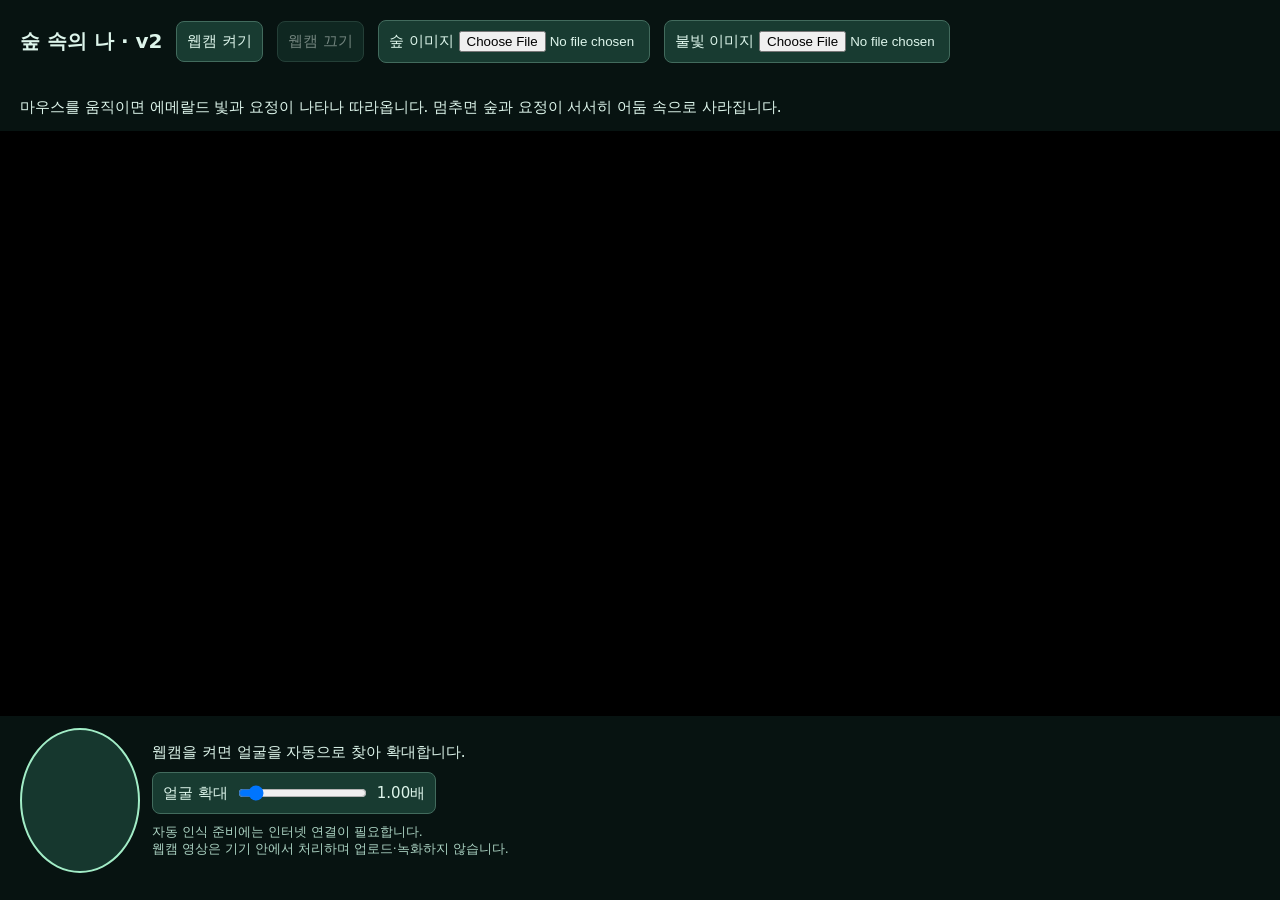
<file: fairy-forest-v2.html>
<!doctype html><html lang="ko"><meta charset="utf-8"><meta name="viewport" content="width=device-width,initial-scale=1"><title>숲 속의 나 · v2 마우스를 따라오는 요정</title>
<style>*{box-sizing:border-box}body{margin:0;background:#071311;color:#ddf5eb;font:15px system-ui}header{padding:20px;display:flex;gap:14px;flex-wrap:wrap;align-items:center}h1{font-size:20px;margin:0}button,label{background:#183b31;border:1px solid #426b5d;border-radius:8px;padding:10px;color:inherit}button{font:inherit;cursor:pointer}input{max-width:180px}main{position:relative}canvas{width:100%;height:65vh;min-height:380px;display:block;touch-action:none}p{margin:12px 20px;line-height:1.6}#preview{width:120px;height:145px;object-fit:cover;border:2px solid #a2edc7;border-radius:50%;background:#16372e}aside{display:flex;align-items:center;gap:12px;padding:12px 20px;flex-wrap:wrap}aside>div{flex:1;min-width:220px}aside label{display:inline-flex;align-items:center;gap:8px;flex-wrap:wrap;margin:10px 0}#preview{flex-shrink:0;min-height:0;transform:none}small{display:block;color:#abd2c2}button:disabled{opacity:.5}</style>
<header><h1>숲 속의 나 · v2</h1><button id="start">웹캠 켜기</button><button id="stop" disabled>웹캠 끄기</button><label>숲 이미지 <input id="bg" type="file" accept="image/*"></label><label>불빛 이미지 <input id="glow" type="file" accept="image/*"></label></header>
<p id="status" role="status">마우스를 움직이면 에메랄드 빛과 요정이 나타나 따라옵니다. 멈추면 숲과 요정이 서서히 어둠 속으로 사라집니다.</p>
<main><canvas id="scene" aria-label="마우스를 따라 걸어가는 에메랄드 요정과 어두운 숲"></canvas></main>
<aside><video id="camera" autoplay muted playsinline hidden></video><canvas id="preview" width="240" height="290" aria-label="요정에 들어가는 확대된 얼굴 미리보기"></canvas><div><span id="tracking" role="status">웹캠을 켜면 얼굴을 자동으로 찾아 확대합니다.</span><br><label>얼굴 확대 <input id="faceZoom" type="range" min="0.8" max="3" step="0.05" value="1"><output id="zoomValue">1.00배</output></label><small>자동 인식 준비에는 인터넷 연결이 필요합니다.<br>웹캠 영상은 기기 안에서 처리하며 업로드·녹화하지 않습니다.</small></div></aside>
<script>
(()=>{'use strict';const c=document.getElementById('scene'),screenContext=c.getContext('2d'),v=document.getElementById('camera'),status=document.getElementById('status'),start=document.getElementById('start'),stop=document.getElementById('stop');let stream=null,bg=null,glow=null,w=900,h=500,x=450,y=300,tx=450,ty=300,last=0,phase=0,lastMotion=-Infinity,visibility=0;const reduced=matchMedia('(prefers-reduced-motion: reduce)').matches;
const g=screenContext;
const preview=document.getElementById('preview'),pg=preview.getContext('2d'),tracking=document.getElementById('tracking'),faceZoom=document.getElementById('faceZoom');
let detector=null,detectorLoading=null,faceBox=null,lastFaceSeen=-Infinity,lastDetect=-Infinity,lastVideoTime=-1,trackingFailed=false;
faceZoom.oninput=()=>document.getElementById('zoomValue').value=Number(faceZoom.value).toFixed(2)+'배';
async function prepareFaceDetector(){
 if(detector)return detector;
 if(detectorLoading)return detectorLoading;
 tracking.textContent='얼굴 자동 확대를 준비하고 있어요…';
 detectorLoading=(async()=>{
  const {FaceDetector,FilesetResolver}=await import('https://cdn.jsdelivr.net/npm/@mediapipe/tasks-vision@0.10.18/vision_bundle.mjs');
  const files=await FilesetResolver.forVisionTasks('https://cdn.jsdelivr.net/npm/@mediapipe/tasks-vision@0.10.18/wasm');
  detector=await FaceDetector.createFromOptions(files,{baseOptions:{modelAssetPath:'https://storage.googleapis.com/mediapipe-models/face_detector/blaze_face_short_range/float16/1/blaze_face_short_range.tflite'},runningMode:'VIDEO',minDetectionConfidence:0.4});
  trackingFailed=false;return detector;
 })().catch(e=>{trackingFailed=true;detectorLoading=null;if(stream)tracking.textContent='자동 인식을 불러오지 못했어요. 인터넷 연결을 확인하고 웹캠을 다시 켜주세요. 확대 슬라이더로 직접 조절할 수도 있어요.';return null;});
 return detectorLoading;
}
function updateFace(t){
 if(!stream||v.readyState<2)return;
 if(detector&&!trackingFailed&&t-lastDetect>=100&&v.currentTime!==lastVideoTime){
  lastDetect=t;lastVideoTime=v.currentTime;
  try{
   const faces=detector.detectForVideo(v,t).detections;
   const selected=faces.reduce((best,item)=>!best||item.boundingBox.width*item.boundingBox.height>best.boundingBox.width*best.boundingBox.height?item:best,null);
   if(selected){const b=selected.boundingBox,next={cx:b.originX+b.width/2,cy:b.originY+b.height/2,width:b.width,height:b.height};
    if(!faceBox||t-lastFaceSeen>800)faceBox=next;
    else for(const key of ['cx','cy','width','height'])faceBox[key]+=(next[key]-faceBox[key])*.4;
    lastFaceSeen=t;tracking.textContent='얼굴 인식 중 · 거리에 맞춰 자동으로 확대하고 있어요.';
   }else if(t-lastFaceSeen>800){faceBox=null;tracking.textContent='얼굴을 찾고 있어요. 카메라를 바라봐 주세요. 너무 멀거나 어두우면 가까이 와주세요.';}
  }catch(e){trackingFailed=true;faceBox=null;tracking.textContent='자동 인식이 멈췄어요. 웹캠을 다시 켜주세요. 확대 슬라이더로 직접 조절할 수도 있어요.';}
 }
 if(faceBox&&t-lastFaceSeen>800)faceBox=null;
 const crop=faceCrop(v.videoWidth,v.videoHeight,faceBox,Number(faceZoom.value));
 pg.clearRect(0,0,preview.width,preview.height);pg.save();pg.translate(preview.width,0);pg.scale(-1,1);pg.drawImage(v,crop.x,crop.y,crop.width,crop.height,0,0,preview.width,preview.height);pg.restore();
}
function faceCrop(vw,vh,box,zoom){
 const ratio=46/58;
 let ch=box?Math.max(box.height*1.08,box.width*1.05/ratio):vh;
 ch=Math.min(vh,vw/ratio,ch/zoom);const cw=ch*ratio;
 const cx=box?box.cx:vw/2,cy=box?box.cy-box.height*.025:vh/2;
 return {x:Math.max(0,Math.min(vw-cw,cx-cw/2)),y:Math.max(0,Math.min(vh-ch,cy-ch/2)),width:cw,height:ch};
}

function size(){const r=c.getBoundingClientRect(),d=Math.min(devicePixelRatio||1,2);w=r.width;h=r.height;c.width=w*d;c.height=h*d;g.setTransform(d,0,0,d,0,0);tx=Math.min(tx,w-40);ty=Math.min(ty,h-80);}new ResizeObserver(size).observe(c);size();
function point(e){const r=c.getBoundingClientRect();return {x:e.clientX-r.left,y:e.clientY-r.top};}
function target(p){tx=Math.max(0,Math.min(w,p.x));ty=Math.max(0,Math.min(h,p.y));lastMotion=performance.now();}

start.onclick=async()=>{start.disabled=true;try{if(!navigator.mediaDevices?.getUserMedia)throw new Error('localhost 또는 HTTPS 주소에서 열어주세요.');stream=await navigator.mediaDevices.getUserMedia({video:{facingMode:'user',width:{ideal:1280},height:{ideal:720}},audio:false});v.srcObject=stream;await v.play();lastVideoTime=-1;lastDetect=-Infinity;trackingFailed=false;stop.disabled=false;void prepareFaceDetector();status.textContent='웹캠이 켜졌어요. 얼굴은 자동으로 확대됩니다. 숲 위에서 마우스를 움직여보세요.';}catch(e){if(stream)stream.getTracks().forEach(t=>t.stop());stream=null;start.disabled=false;status.textContent='카메라를 켜지 못했어요. 브라우저 카메라 권한과 다른 앱의 사용 여부를 확인해주세요. '+e.message;}};
function end(){if(stream)stream.getTracks().forEach(t=>t.stop());stream=null;v.srcObject=null;faceBox=null;lastFaceSeen=-Infinity;pg.clearRect(0,0,preview.width,preview.height);tracking.textContent='웹캠을 켜면 얼굴을 자동으로 찾아 확대합니다.';start.disabled=false;stop.disabled=true;status.textContent='웹캠을 껐어요. 요정 움직임은 계속 테스트할 수 있어요.';}stop.onclick=end;window.addEventListener('pagehide',end);
for(const id of ['bg','glow'])document.getElementById(id).onchange=e=>{const file=e.target.files[0];if(!file)return;const url=URL.createObjectURL(file),im=new Image();im.onload=()=>{if(id==='bg')bg=im;else glow=im;URL.revokeObjectURL(url);status.textContent=(id==='bg'?'숲':'불빛')+' 이미지를 적용했어요.';};im.onerror=()=>{URL.revokeObjectURL(url);status.textContent='이 이미지를 읽지 못했어요. PNG 또는 JPG를 선택해주세요.';};im.src=url;};
function cover(im){const s=Math.max(w/im.width,h/im.height);g.drawImage(im,(w-im.width*s)/2,(h-im.height*s)/2,im.width*s,im.height*s);}
function ellipse(px,py,rx,ry,color,rot=0){g.fillStyle=color;g.beginPath();g.ellipse(px,py,rx,ry,rot,0,Math.PI*2);g.fill();}
function limb(ax,ay,bx,by){g.strokeStyle='#a3dfbf';g.lineWidth=8;g.lineCap='round';g.beginPath();g.moveTo(ax,ay);g.lineTo(bx,by);g.stroke();}

function drawForest(){if(bg){cover(bg);g.fillStyle='rgba(0,12,14,.5)';g.fillRect(0,0,w,h);}else{const sky=g.createLinearGradient(0,0,0,h);sky.addColorStop(0,'#02090e');sky.addColorStop(1,'#16352d');g.fillStyle=sky;g.fillRect(0,0,w,h);for(let i=0;i<40;i++){const px=((i*137.51)%1000)/1000*w;g.strokeStyle=i%2?'#0a211d':'#071512';g.lineWidth=8+(i%5)*5;g.beginPath();g.moveTo(px,h);g.lineTo(px+Math.sin(i)*28,0);g.stroke();for(let j=0;j<3;j++){g.lineWidth=4;g.beginPath();g.moveTo(px,100+j*90);g.lineTo(px+(j%2?65:-65),30+j*90);g.stroke();}}}}
function drawFairy(t,walk){g.save();g.translate(x,y);g.globalAlpha=1;g.globalCompositeOperation='screen';if(glow){g.globalAlpha=.7;g.drawImage(glow,-135,-150,270,270);g.globalAlpha=1;}else{const light=g.createRadialGradient(0,0,5,0,0,150);light.addColorStop(0,'rgba(150,255,206,.3)');light.addColorStop(1,'rgba(90,240,170,0)');g.fillStyle=light;g.fillRect(-150,-150,300,300);}g.globalCompositeOperation='source-over';
const flutter=reduced?0:Math.sin(t*.006)*.12;ellipse(-31,0,22,42,'rgba(176,232,239,.55)',-.6+flutter);ellipse(31,0,22,42,'rgba(176,232,239,.55)',.6-flutter);ellipse(-25,27,17,25,'rgba(222,202,250,.45)',-.7);ellipse(25,27,17,25,'rgba(222,202,250,.45)',.7);
limb(-10,45,-14+walk*11,76);limb(10,45,14-walk*11,76);limb(-15,9,-30-walk*9,35);limb(15,9,30+walk*9,35);g.fillStyle='#69b98d';g.beginPath();g.moveTo(-15,0);g.quadraticCurveTo(-16,30,-29,50);g.quadraticCurveTo(0,65,29,50);g.quadraticCurveTo(16,30,15,0);g.closePath();g.fill();
g.save();g.beginPath();g.ellipse(0,-29,23,29,0,0,Math.PI*2);g.clip();if(stream&&v.readyState>=2){g.drawImage(preview,-23,-58,46,58);}else{g.fillStyle='#f3d6ba';g.fillRect(-23,-58,46,58);ellipse(-8,-30,2,3,'#234d3c');ellipse(8,-30,2,3,'#234d3c');g.strokeStyle='#825b53';g.lineWidth=2;g.beginPath();g.arc(0,-23,7,0,Math.PI);g.stroke();}g.restore();for(let i=0;i<5;i++)ellipse(-20+i*10,-57+Math.abs(2-i)*2,6,4,i%2?'#dcc8f2':'#a5f3c8');
for(let i=0;i<10;i++){const a=i*2.4,r=63+(i%3)*14;g.globalAlpha=1*(reduced?.7:.3+.7*(Math.sin(t*.003+i)+1)/2);ellipse(Math.cos(a)*r,Math.sin(a)*r,2,2,'#b9ffdb');}g.restore();}


c.addEventListener('pointermove',e=>target(point(e)));
c.addEventListener('pointerdown',e=>target(point(e)));
function frame(t){updateFace(t);const dt=Math.min((t-last)/1000||0,.05);last=t;
 const awake=t-lastMotion<450;visibility=Math.max(0,Math.min(1,visibility+(awake?dt/.3:-dt/1.2)));
 const dx=tx-x,dy=ty-y,dist=Math.hypot(dx,dy),step=Math.min(dist,170*dt);
 if(dist>1){x+=dx/dist*step;y+=dy/dist*step;phase+=dt*10;}
 const walk=dist>3&&!reduced?Math.sin(phase):0;
 g.globalAlpha=1;drawForest();drawFairy(t,walk);g.globalAlpha=1;g.fillStyle='rgba(0,0,0,'+(1-visibility)+')';g.fillRect(0,0,w,h);
 requestAnimationFrame(frame);
}requestAnimationFrame(frame);
})();</script></html>
</file>
<file: [프로젝트A]/style.css>
:root { color-scheme: dark; --bg: #111713; --panel: #1a221c; --line: #344135; --text: #f2f1e8; --muted: #a5afa4; --accent: #c3db97; }
* { box-sizing: border-box; }
body { margin: 0; background: var(--bg); color: var(--text); font-family: "Malgun Gothic", "Apple SD Gothic Neo", sans-serif; }
button, a { -webkit-tap-highlight-color: transparent; }
button { font: inherit; }
button:focus-visible, a:focus-visible { outline: 3px solid var(--accent); outline-offset: 5px; }
.page { max-width: 1600px; margin: auto; padding: 30px 4.2vw 22px; }
.topbar { display: flex; align-items: center; justify-content: space-between; padding-bottom: 24px; border-bottom: 1px solid var(--line); }
.wordmark { color: var(--text); text-decoration: none; font-size: 17px; font-weight: 700; letter-spacing: .12em; }
.wordmark span { color: var(--accent); }
.edition { font-size: 12px; color: var(--muted); }
.divider { padding: 0 12px; color: var(--line); }
.intro { display: flex; align-items: flex-end; justify-content: space-between; gap: 40px; padding: 26px 0 24px; }
.eyebrow { margin: 0 0 15px; color: var(--accent); font-size: 12px; letter-spacing: .12em; }
h1 { margin: 0; font-weight: 500; font-size: clamp(32px, 3vw, 46px); line-height: 1.3; letter-spacing: -.055em; }
h1 em { font-style: normal; color: var(--accent); }
.instructions > p:first-child { margin: 0 0 18px; font-size: 14px; line-height: 1.8; color: #d1d7cb; }
.actions { display: flex; gap: 10px; }
button { min-height: 46px; padding: 11px 22px; border: 1px solid var(--accent); border-radius: 3px; background: var(--accent); color: var(--bg); font-weight: 700; cursor: pointer; transition: background .2s; }
button:hover:not(:disabled) { background: #d9ecb7; }
button:disabled { opacity: .55; cursor: wait; }
button.secondary { border-color: #52614f; color: var(--text); background: transparent; font-weight: 400; }
button.secondary:hover { background: #273124; }
button.secondary span { margin-left: 10px; }
.privacy { margin: 14px 0 0; color: var(--muted); font-size: 11px; line-height: 1.6; }
.statusbar { border-top: 1px solid var(--line); padding: 16px 0; display: flex; align-items: center; justify-content: space-between; gap: 16px; }
#status { margin: 0; font-size: 12px; color: var(--muted); line-height: 1.7; }
#status::before { content: ""; display: inline-block; width: 7px; height: 7px; margin-right: 9px; border-radius: 50%; background: #758071; }
#status[data-state="ready"]::before, #status[data-state="tracking"]::before { background: var(--accent); }
#status[data-state="error"] { color: #f4baa0; }
#status[data-state="error"]::before { background: #f4baa0; }
.step { color: var(--muted); font-size: 11px; white-space: nowrap; }
.step span { margin: 0 8px; color: #60705b; }
.workspace { display: grid; grid-template-columns: 1.25fr 1fr; grid-template-rows: minmax(0, 1fr); gap: 24px; height: clamp(300px, calc(100svh - 430px), 680px); }
figure { margin: 0; }
.source-panel { min-width: 0; min-height: 0; display: grid; grid-template-rows: 40px minmax(0, 1fr) 30px; }
.panel-heading, .fragment figcaption { display: flex; align-items: center; justify-content: space-between; font-size: 12px; }
.panel-heading { padding: 13px 16px; background: #242e25; border: 1px solid var(--line); border-bottom: 0; }
.live-label, .number { color: var(--muted); font: 10px Consolas, monospace; letter-spacing: .1em; }
.source-stage { position: relative; width: 100%; min-height: 0; overflow: hidden; background: #19221b; border: 1px solid var(--line); }
#webcam, #overlay { position: absolute; inset: 0; width: 100%; height: 100%; object-fit: contain; }
#webcam { transform: scaleX(-1); }
.camera-placeholder { position: absolute; inset: 0; display: flex; align-items: center; justify-content: center; flex-direction: column; background: radial-gradient(ellipse at 50% 50%, #283628 0, #19221b 65%); text-align: center; padding: 20px; }
.camera-placeholder[hidden] { display: none; }
.camera-placeholder svg { width: 86px; height: 100px; fill: none; stroke: #94a282; stroke-width: 1.2; margin-bottom: 22px; }
.camera-placeholder p { font-size: 13px; margin: 0 0 10px; color: #c0cab8; }
.camera-placeholder > span { color: var(--muted); font-size: 11px; }
.source-panel > figcaption { display: flex; flex-wrap: wrap; justify-content: space-between; gap: 6px; padding-top: 12px; color: var(--muted); font-size: 10px; line-height: 1.6; }
.source-panel > figcaption span { color: #798674; }
.fragments { display: grid; min-height: 0; grid-template-columns: repeat(2, minmax(0, 1fr)); grid-template-rows: repeat(2, minmax(0, 1fr)); gap: 14px; }
.fragment { border: 1px solid var(--line); min-width: 0; min-height: 0; background: var(--panel); display: grid; grid-template-rows: 40px minmax(0, 1fr); }
.fragment figcaption { padding: 12px 14px; border-bottom: 1px solid var(--line); }
.fragment-stage { position: relative; min-height: 0; overflow: hidden; background: #1c281e; }
.fragment:nth-child(2) .fragment-stage { background: #263125; }
.fragment:nth-child(3) .fragment-stage { background: #253025; }
.fragment:nth-child(4) .fragment-stage { background: #1c281e; }
.fragment canvas { display: block; width: 100%; height: 100%; object-fit: contain; opacity: 0; }
.fragment.has-face canvas { opacity: 1; }
.fragment.has-face .fragment-placeholder { display: none; }
.fragment-placeholder { position: absolute; inset: 0; display: grid; place-items: center; color: #63775c; font-size: 28px; font-weight: 200; }
footer { display: flex; justify-content: space-between; gap: 20px; margin-top: 30px; padding-top: 18px; border-top: 1px solid var(--line); font-size: 10px; color: #87947f; }
@media (max-width: 760px) { .page { padding: 22px 20px; } .intro { flex-direction: column; align-items: stretch; gap: 26px; padding: 28px 0; } h1 { font-size: 38px; } .workspace { grid-template-columns: 1fr; grid-template-rows: auto auto; gap: 24px; height: auto; } .source-stage { aspect-ratio: 4 / 3; } .fragments { grid-template-rows: auto auto; } .fragment-stage { aspect-ratio: 1; } .edition { font-size: 10px; } .divider { padding: 0 5px; } .step { display: none; } .privacy { font-size: 10px; } }
@media (prefers-reduced-motion: reduce) { button { transition: none; } }

/* Exhibition: the artwork fills the viewport; controls float above it. */
body { background: #070707; overflow: hidden; }
#mosaic { position: fixed; inset: 0; display: block; width: 100vw; height: 100dvh; }
#controls-toggle { position: fixed; top: 14px; right: 14px; z-index: 3; min-height: 36px; padding: 8px 12px; background: #111c; border: 1px solid #fff5; color: white; font-size: 12px; }
.page { position: fixed; z-index: 2; left: 50%; top: 50%; transform: translate(-50%, -50%); width: min(620px, calc(100vw - 32px)); max-height: calc(100dvh - 100px); overflow: auto; padding: 26px; border: 1px solid #ffffff30; background: #111713f2; box-shadow: 0 20px 80px #0008; }
.page[hidden] { display: none; }
.topbar { padding-bottom: 16px; }
.intro { display: block; padding: 24px 0 16px; }
h1 { font-size: 34px; }
.instructions { margin-top: 20px; }
.workspace, footer, .step { display: none; }
.statusbar { display: block; padding-bottom: 0; }
#open-project-link { margin-top: 12px; }
@media (max-width: 760px) { .page { padding: 20px; } h1 { font-size: 30px; } .intro { padding: 20px 0 12px; } }
#hand-status { position: fixed; left: 14px; bottom: 14px; z-index: 3; max-width: calc(100vw - 28px); margin: 0; padding: 9px 12px; border-radius: 4px; background: #000c; color: #fff; font-size: 13px; line-height: 1.5; pointer-events: none; }
.actions { flex-wrap: wrap; }
#music-button { position: fixed; top: 58px; right: 14px; z-index: 3; min-height: 36px; padding: 8px 12px; background: #111c; border: 1px solid #fff5; color: white; font-size: 12px; }
#end-button { position: fixed; top: 102px; right: 14px; z-index: 3; min-height: 36px; padding: 8px 12px; background: #3b1616e8; border: 1px solid #edaaaa80; color: white; font-size: 12px; }
</file>
